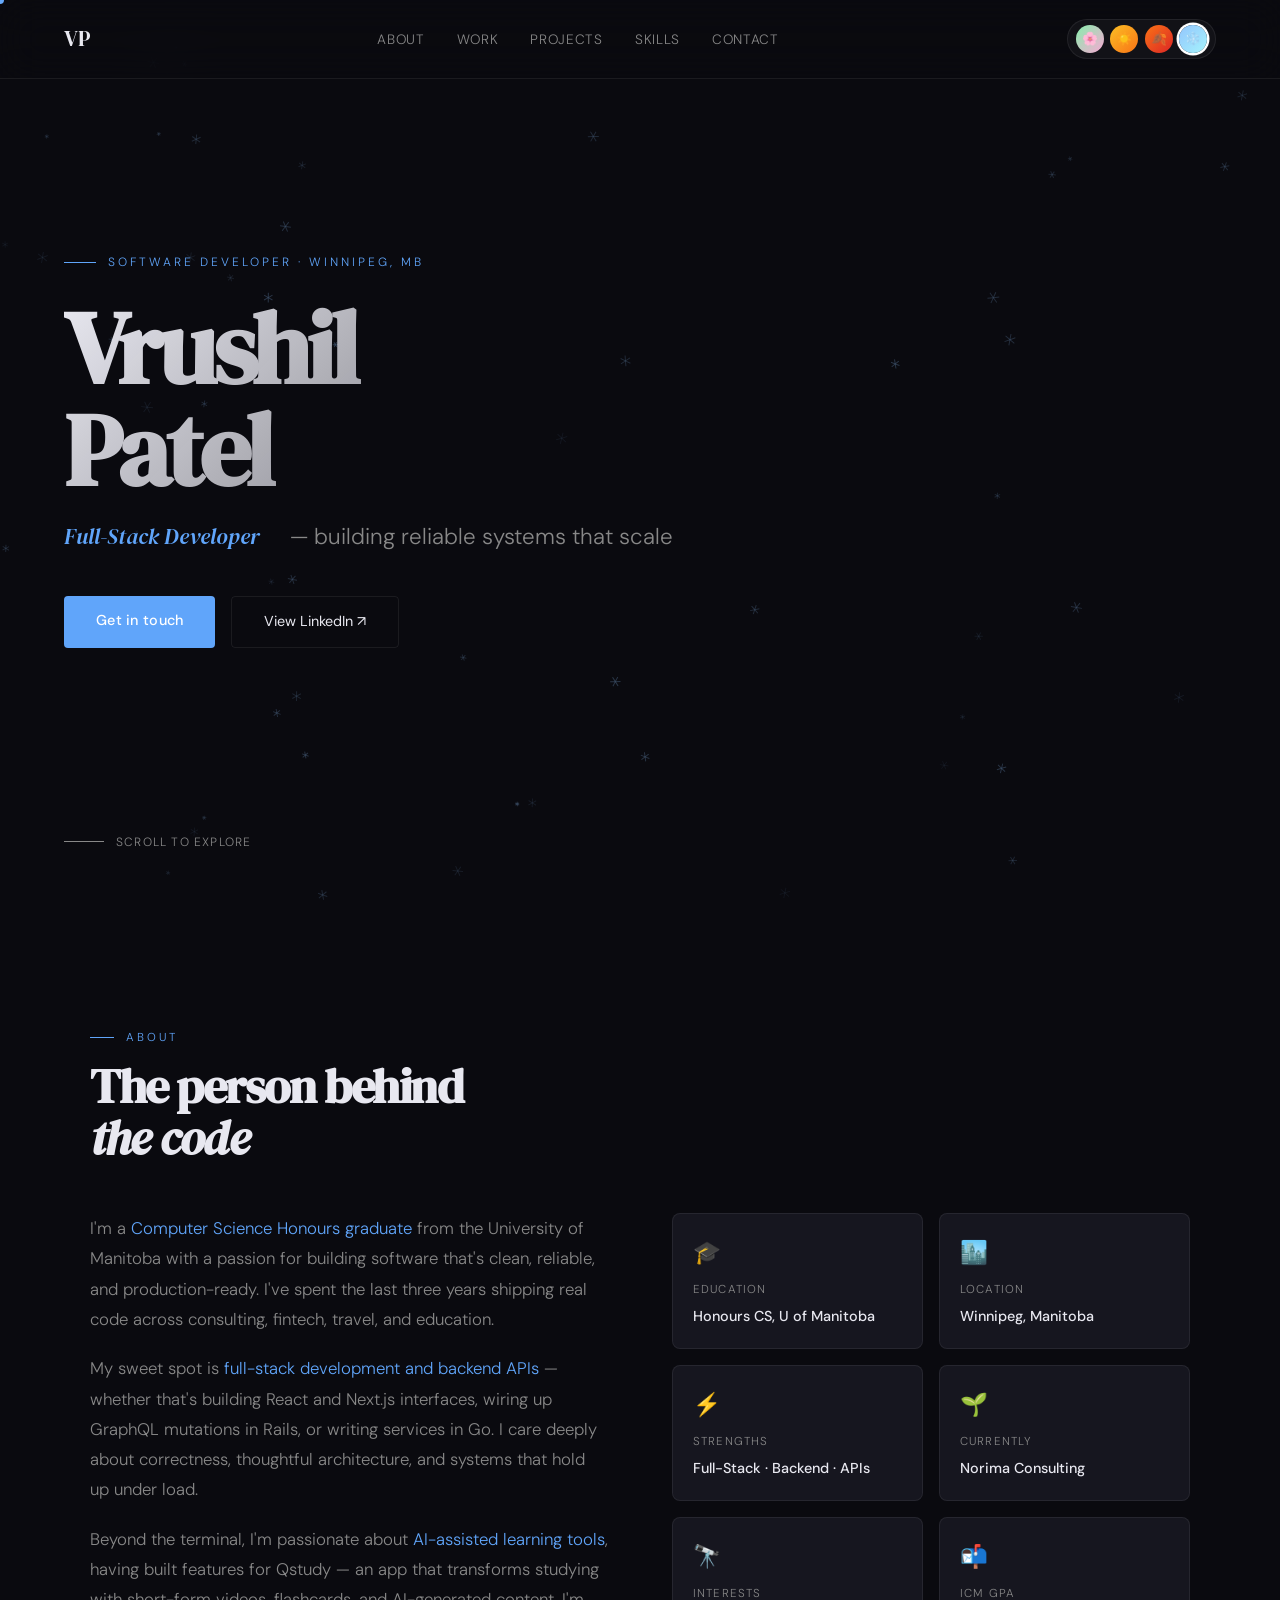
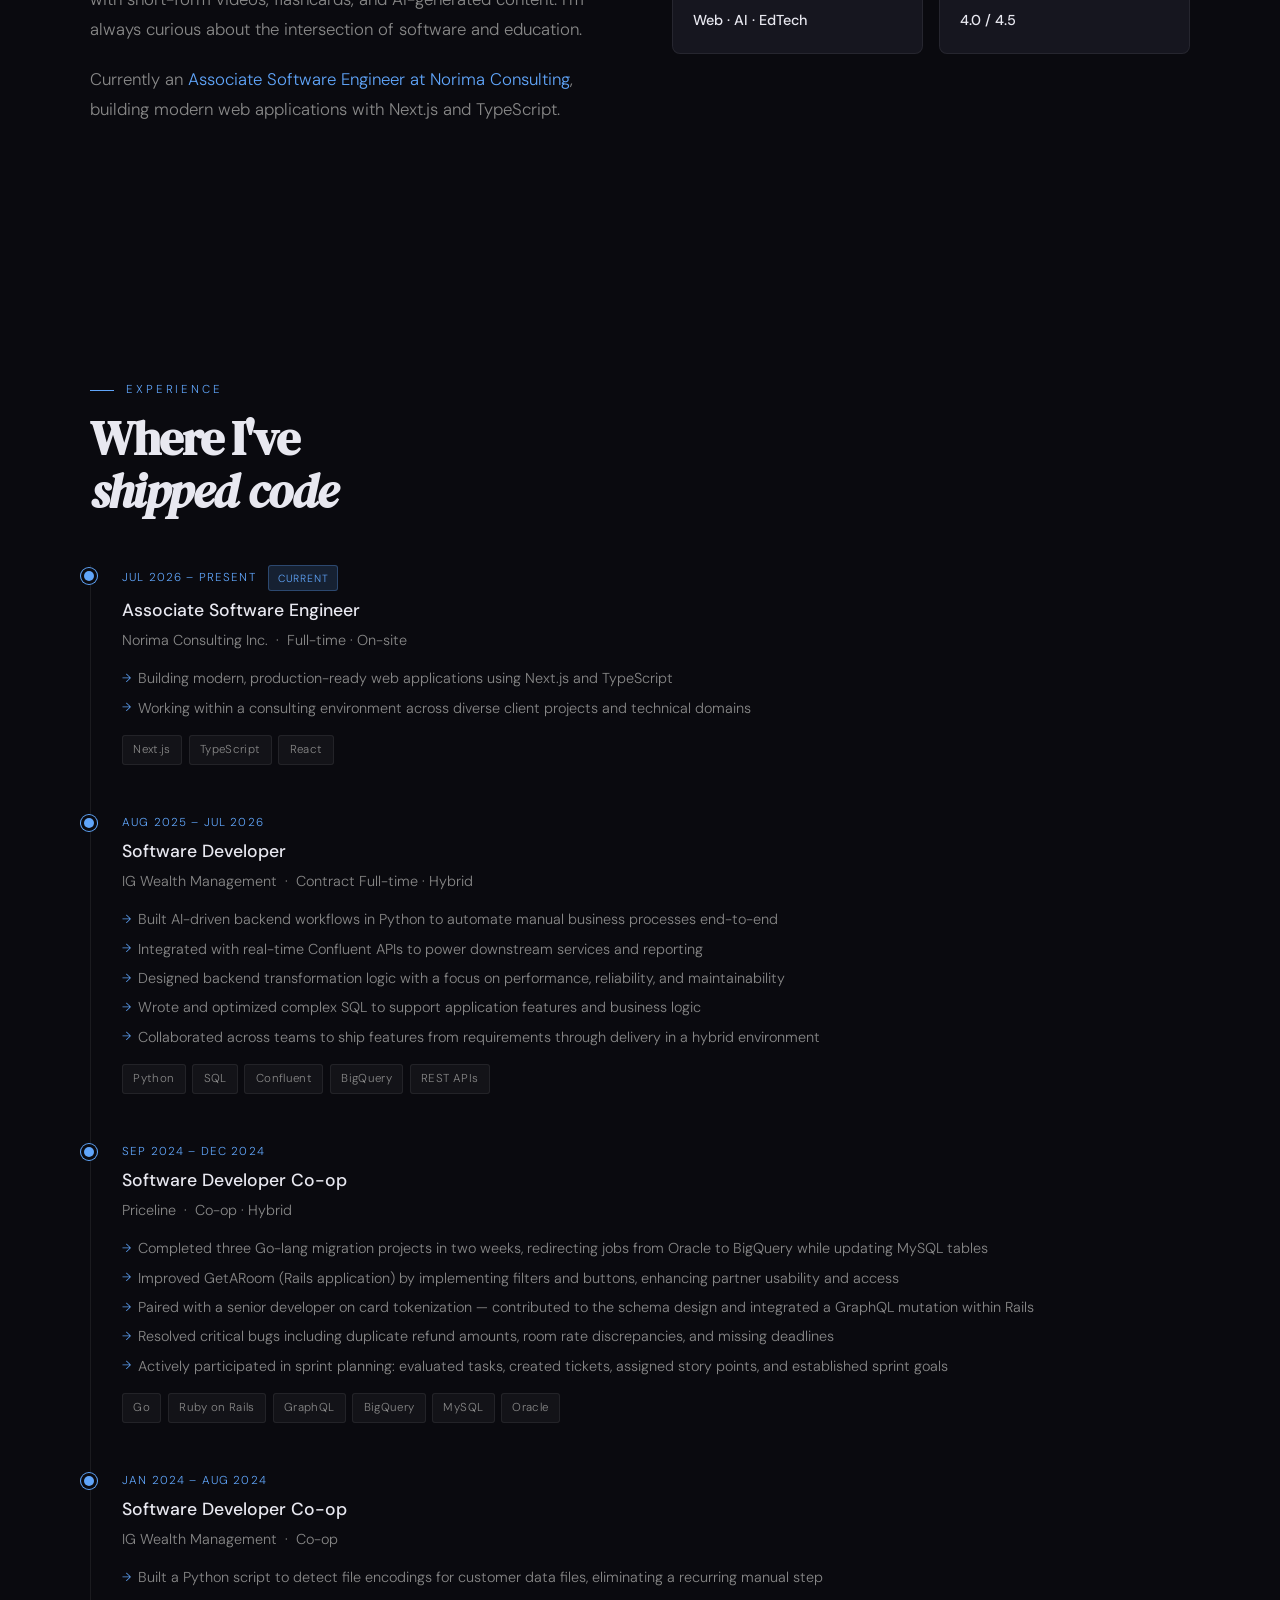
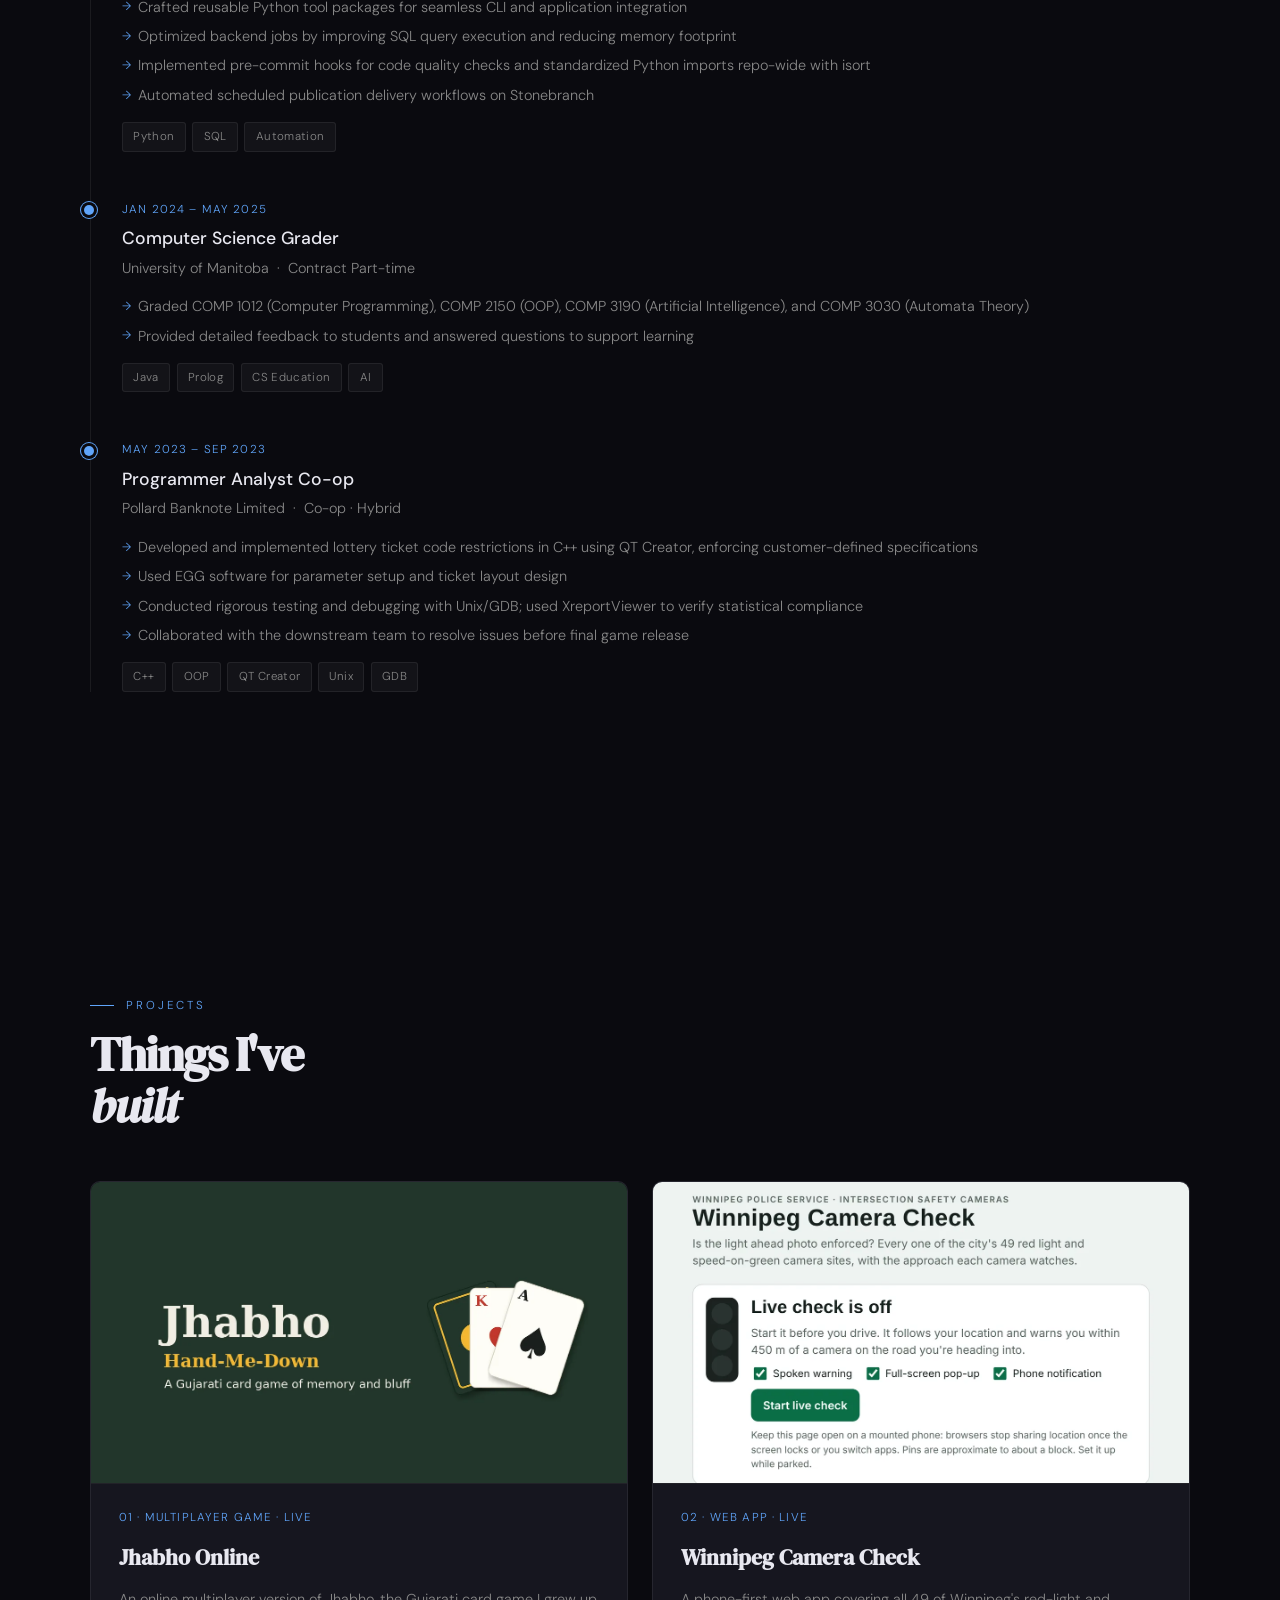
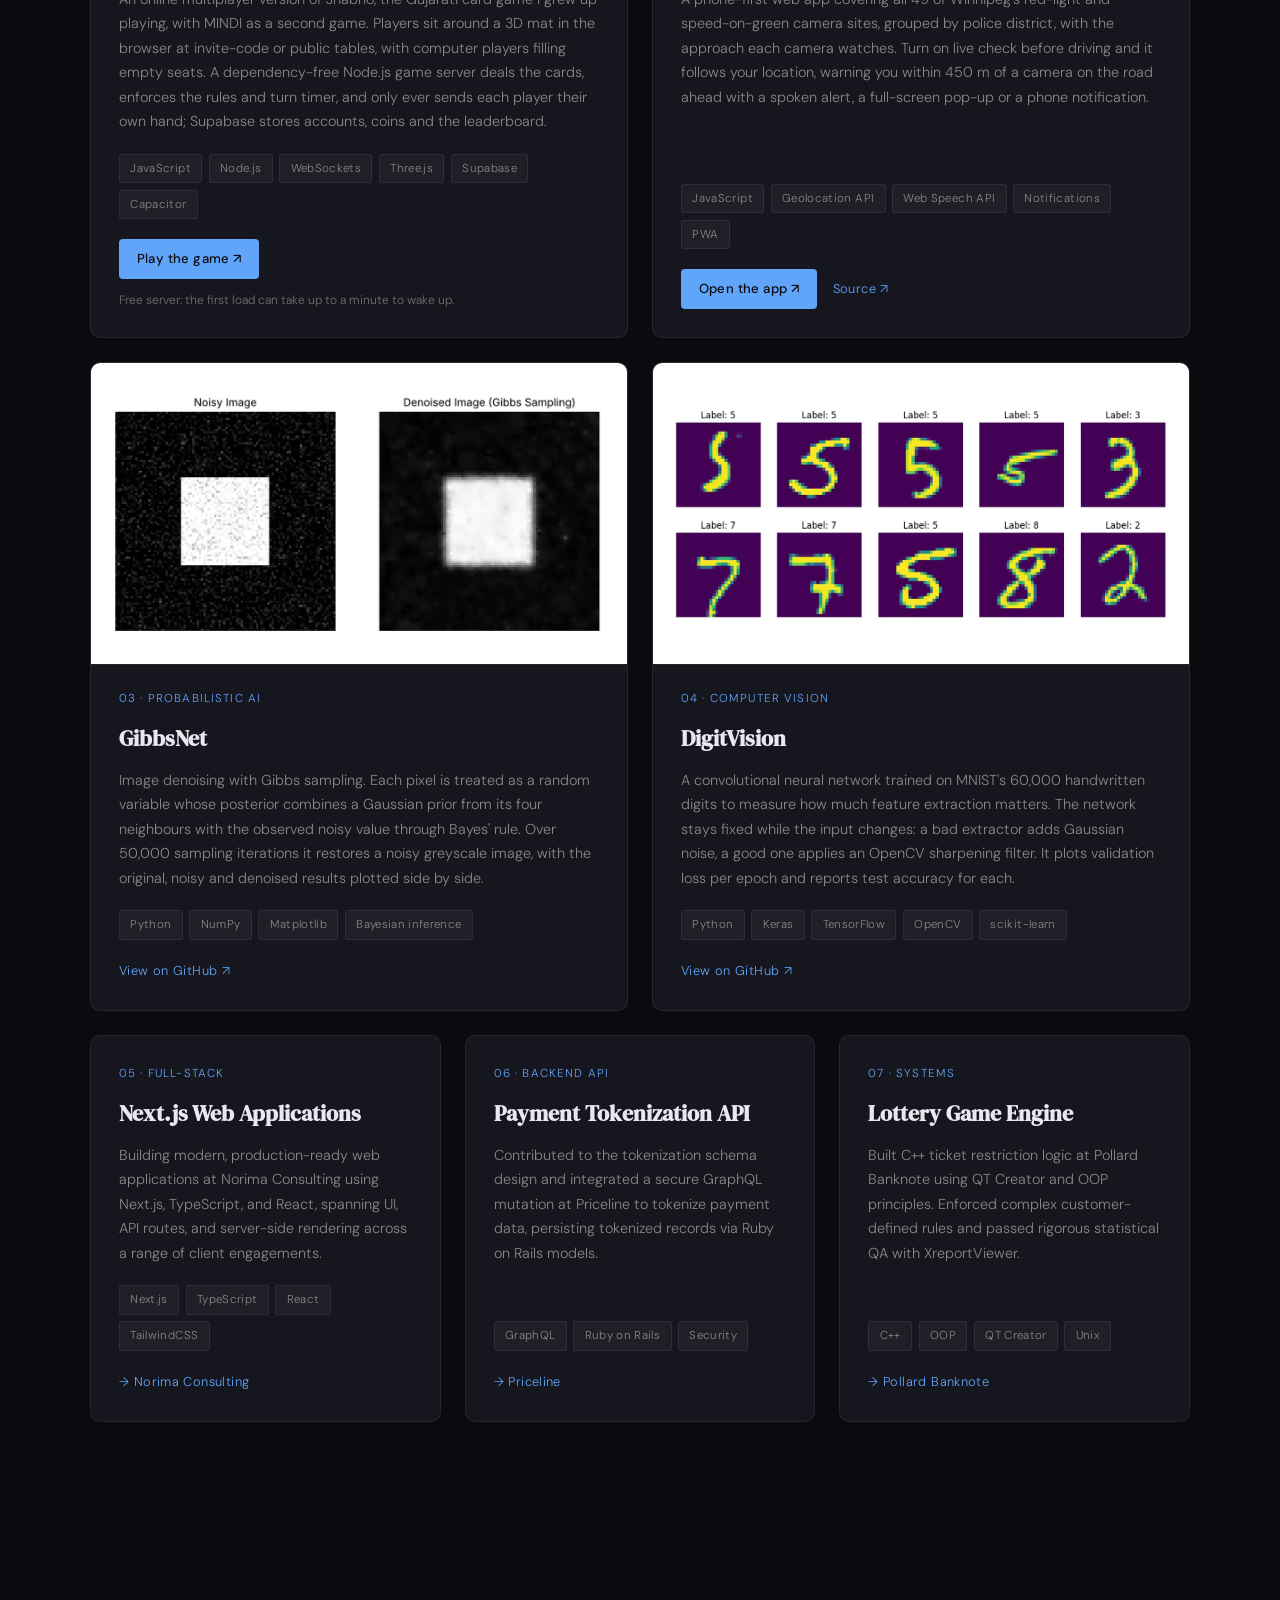
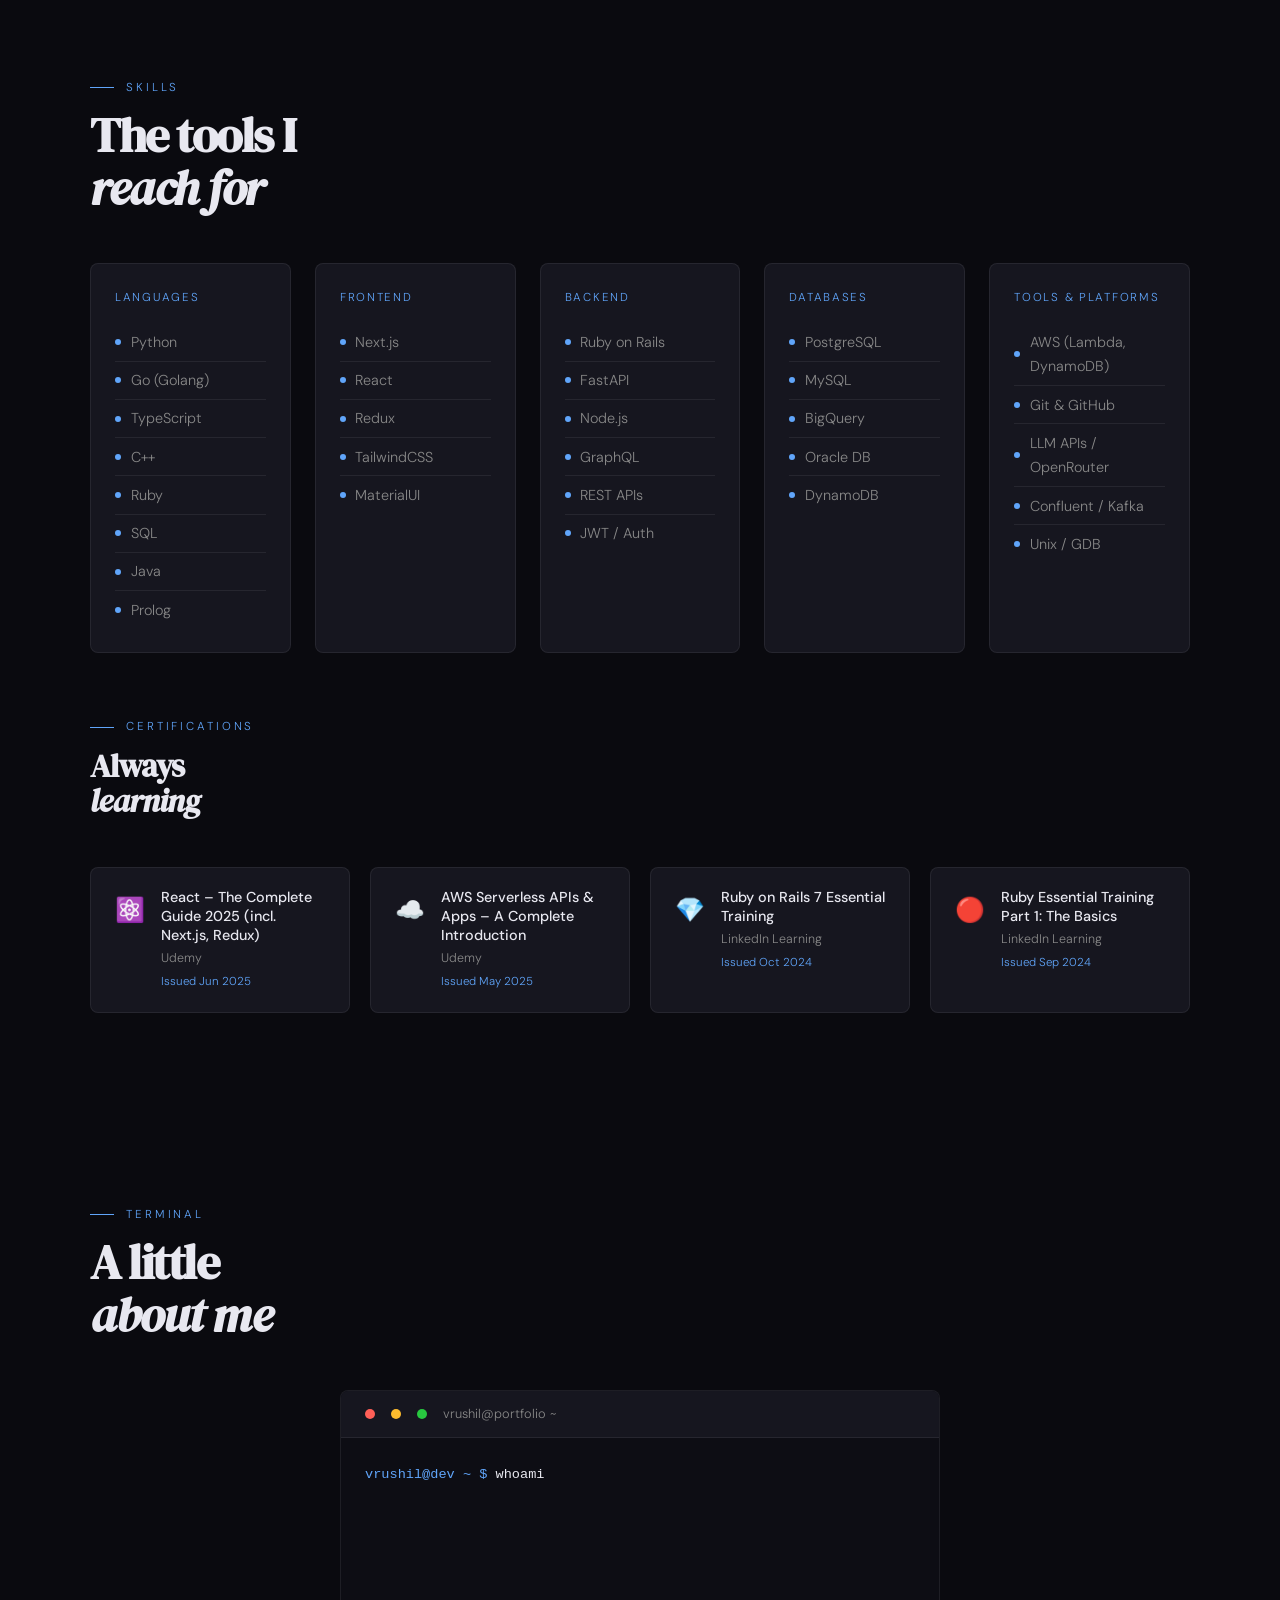
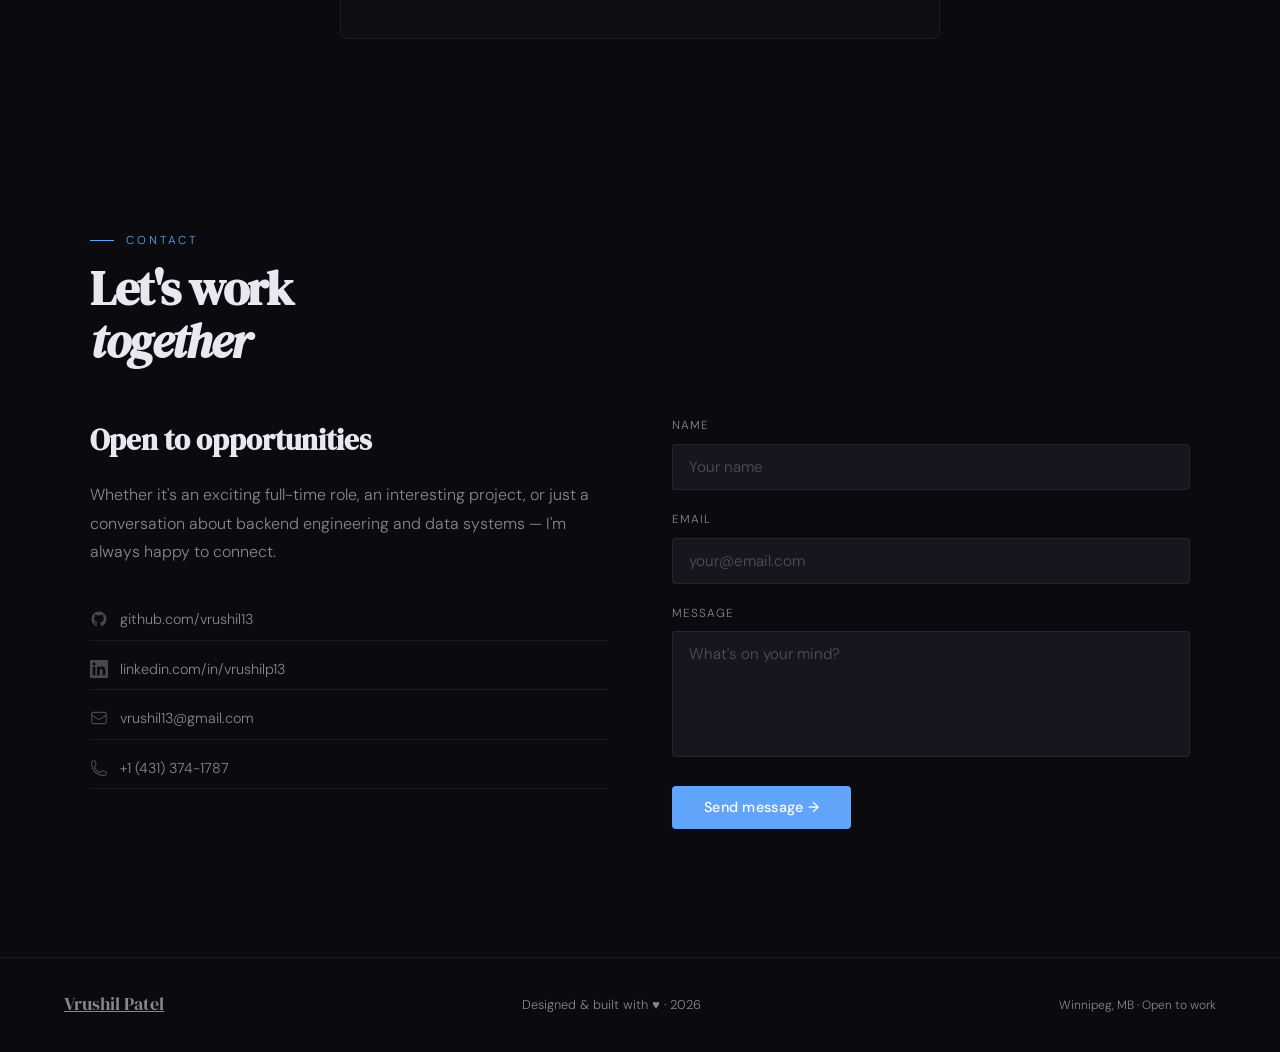
<file: index.html>
<!DOCTYPE html>
<html lang="en">
<head>
<meta charset="UTF-8">
<meta name="viewport" content="width=device-width, initial-scale=1.0">
<title>Vrushil Patel – Software Developer</title>
<meta name="description" content="Vrushil Patel — Full-Stack & Backend Software Developer. Honours CS graduate from University of Manitoba, currently at Norima Consulting.">
<meta property="og:title" content="Vrushil Patel – Software Developer">
<meta property="og:description" content="Full-stack & backend engineer at Norima Consulting. Experience at IG Wealth Management, Priceline, and more. Next.js, TypeScript, Go, Ruby on Rails, Python, GraphQL.">
<meta property="og:type" content="website">
<meta name="twitter:card" content="summary_large_image">
<link rel="canonical" href="https://vrushilpatel.dev">
<link rel="preconnect" href="https://fonts.googleapis.com">
<link href="https://fonts.googleapis.com/css2?family=DM+Serif+Display:ital@0;1&family=DM+Sans:ital,wght@0,300;0,400;0,500;0,600;1,300&display=swap" rel="stylesheet">
<link rel="stylesheet" href="style.css">
</head>
<body class="winter">

<div id="progress" role="progressbar" aria-label="Page scroll progress"></div>
<div id="cursor" aria-hidden="true"></div>
<canvas id="bg-canvas" aria-hidden="true"></canvas>
<div id="season-overlay" aria-hidden="true"></div>

<a href="#main-content" class="sr-only" style="position:absolute;left:-9999px;top:1rem;z-index:9999;padding:.5rem 1rem;background:var(--accent);color:#fff;border-radius:4px;text-decoration:none;font-family:'DM Sans',sans-serif">Skip to main content</a>

<nav role="navigation" aria-label="Main navigation">
  <a href="#hero" class="nav-logo" aria-label="Vrushil Patel - Home">VP</a>
  <ul class="nav-links" id="nav-menu" role="list">
    <li><a href="#about">About</a></li>
    <li><a href="#experience">Work</a></li>
    <li><a href="#projects">Projects</a></li>
    <li><a href="#skills">Skills</a></li>
    <li><a href="#contact">Contact</a></li>
  </ul>
  <div class="nav-right">
    <div class="season-toggle" role="group" aria-label="Season theme selector">
      <button class="s-btn s-spring" data-season="spring" aria-label="Spring theme" aria-pressed="false">🌸</button>
      <button class="s-btn s-summer" data-season="summer" aria-label="Summer theme" aria-pressed="false">☀️</button>
      <button class="s-btn s-autumn" data-season="autumn" aria-label="Autumn theme" aria-pressed="false">🍂</button>
      <button class="s-btn s-winter active" data-season="winter" aria-label="Winter theme" aria-pressed="true">❄️</button>
    </div>
    <button class="hamburger" id="hamburger" aria-label="Toggle navigation menu" aria-expanded="false" aria-controls="nav-menu">
      <span></span><span></span><span></span>
    </button>
  </div>
</nav>

<main id="main-content">

<!-- HERO -->
<section id="hero" aria-label="Hero section">
  <div class="hero-content">
    <div class="hero-eyebrow" aria-hidden="true">Software Developer · Winnipeg, MB</div>
    <h1 class="hero-name">Vrushil<br>Patel</h1>
    <p class="hero-title">
      <span class="type-cycle" id="type-cycle" aria-live="polite">Backend Engineer</span>
      &mdash; building reliable systems that scale
    </p>
    <div class="hero-btns">
      <a href="#contact" class="btn-primary">Get in touch</a>
      <a href="https://linkedin.com/in/vrushilp13" class="btn-ghost" target="_blank" rel="noopener noreferrer">View LinkedIn ↗</a>
    </div>
  </div>
  <div class="scroll-indicator" aria-hidden="true">
    <span class="scroll-line"></span>
    <span>Scroll to explore</span>
  </div>
</section>

<!-- ABOUT -->
<section id="about" aria-label="About me">
  <div class="container">
    <div class="section-label" aria-hidden="true">About</div>
    <h2 class="section-title reveal">The person behind<br><em style="font-style:italic;font-family:'DM Serif Display',serif">the code</em></h2>
    <div class="about-grid">
      <div class="about-bio reveal">
        <p>I'm a <em>Computer Science Honours graduate</em> from the University of Manitoba with a passion for building software that's clean, reliable, and production-ready. I've spent the last three years shipping real code across consulting, fintech, travel, and education.</p>
        <p>My sweet spot is <em>full-stack development and backend APIs</em> — whether that's building React and Next.js interfaces, wiring up GraphQL mutations in Rails, or writing services in Go. I care deeply about correctness, thoughtful architecture, and systems that hold up under load.</p>
        <p>Beyond the terminal, I'm passionate about <em>AI-assisted learning tools</em>, having built features for Qstudy — an app that transforms studying with short-form videos, flashcards, and AI-generated content. I'm always curious about the intersection of software and education.</p>
        <p>Currently an <em>Associate Software Engineer at Norima Consulting</em>, building modern web applications with Next.js and TypeScript.</p>
      </div>
      <div class="fact-cards reveal" role="list" aria-label="Quick facts">
        <div class="fact-card" role="listitem">
          <div class="fact-icon" aria-hidden="true">🎓</div>
          <div class="fact-title">Education</div>
          <div class="fact-value">Honours CS, U of Manitoba</div>
        </div>
        <div class="fact-card" role="listitem">
          <div class="fact-icon" aria-hidden="true">🏙️</div>
          <div class="fact-title">Location</div>
          <div class="fact-value">Winnipeg, Manitoba</div>
        </div>
        <div class="fact-card" role="listitem">
          <div class="fact-icon" aria-hidden="true">⚡</div>
          <div class="fact-title">Strengths</div>
          <div class="fact-value">Full-Stack · Backend · APIs</div>
        </div>
        <div class="fact-card" role="listitem">
          <div class="fact-icon" aria-hidden="true">🌱</div>
          <div class="fact-title">Currently</div>
          <div class="fact-value">Norima Consulting</div>
        </div>
        <div class="fact-card" role="listitem">
          <div class="fact-icon" aria-hidden="true">🔭</div>
          <div class="fact-title">Interests</div>
          <div class="fact-value">Web · AI · EdTech</div>
        </div>
        <div class="fact-card" role="listitem">
          <div class="fact-icon" aria-hidden="true">📬</div>
          <div class="fact-title">ICM GPA</div>
          <div class="fact-value">4.0 / 4.5</div>
        </div>
      </div>
    </div>
  </div>
</section>

<!-- EXPERIENCE -->
<section id="experience" aria-label="Work experience">
  <div class="container">
    <div class="section-label" aria-hidden="true">Experience</div>
    <h2 class="section-title reveal">Where I've<br><em style="font-style:italic;font-family:'DM Serif Display',serif">shipped code</em></h2>
    <div class="timeline" role="list" aria-label="Work history timeline">

      <!-- Norima -->
      <article class="tl-item" role="listitem">
        <div class="tl-dot" aria-hidden="true"></div>
        <div class="tl-period">Jul 2026 – Present <span class="current-badge">Current</span></div>
        <h3 class="tl-role">Associate Software Engineer</h3>
        <div class="tl-company">Norima Consulting Inc. &nbsp;·&nbsp; Full-time · On-site</div>
        <ul class="tl-bullets" aria-label="Responsibilities">
          <li>Building modern, production-ready web applications using Next.js and TypeScript</li>
          <li>Working within a consulting environment across diverse client projects and technical domains</li>
        </ul>
        <div class="tech-tags" aria-label="Technologies used">
          <span class="tag">Next.js</span><span class="tag">TypeScript</span><span class="tag">React</span>
        </div>
      </article>

      <!-- IG Wealth (full-time) -->
      <article class="tl-item" role="listitem">
        <div class="tl-dot" aria-hidden="true"></div>
        <div class="tl-period">Aug 2025 – Jul 2026</div>
        <h3 class="tl-role">Software Developer</h3>
        <div class="tl-company">IG Wealth Management &nbsp;·&nbsp; Contract Full-time · Hybrid</div>
        <ul class="tl-bullets" aria-label="Responsibilities">
          <li>Built AI-driven backend workflows in Python to automate manual business processes end-to-end</li>
          <li>Integrated with real-time Confluent APIs to power downstream services and reporting</li>
          <li>Designed backend transformation logic with a focus on performance, reliability, and maintainability</li>
          <li>Wrote and optimized complex SQL to support application features and business logic</li>
          <li>Collaborated across teams to ship features from requirements through delivery in a hybrid environment</li>
        </ul>
        <div class="tech-tags" aria-label="Technologies used">
          <span class="tag">Python</span><span class="tag">SQL</span><span class="tag">Confluent</span><span class="tag">BigQuery</span><span class="tag">REST APIs</span>
        </div>
      </article>

      <!-- Priceline -->
      <article class="tl-item" role="listitem">
        <div class="tl-dot" aria-hidden="true"></div>
        <div class="tl-period">Sep 2024 – Dec 2024</div>
        <h3 class="tl-role">Software Developer Co-op</h3>
        <div class="tl-company">Priceline &nbsp;·&nbsp; Co-op · Hybrid</div>
        <ul class="tl-bullets" aria-label="Responsibilities">
          <li>Completed three Go-lang migration projects in two weeks, redirecting jobs from Oracle to BigQuery while updating MySQL tables</li>
          <li>Improved GetARoom (Rails application) by implementing filters and buttons, enhancing partner usability and access</li>
          <li>Paired with a senior developer on card tokenization — contributed to the schema design and integrated a GraphQL mutation within Rails</li>
          <li>Resolved critical bugs including duplicate refund amounts, room rate discrepancies, and missing deadlines</li>
          <li>Actively participated in sprint planning: evaluated tasks, created tickets, assigned story points, and established sprint goals</li>
        </ul>
        <div class="tech-tags" aria-label="Technologies used">
          <span class="tag">Go</span><span class="tag">Ruby on Rails</span><span class="tag">GraphQL</span><span class="tag">BigQuery</span><span class="tag">MySQL</span><span class="tag">Oracle</span>
        </div>
      </article>

      <!-- IG Wealth co-op -->
      <article class="tl-item" role="listitem">
        <div class="tl-dot" aria-hidden="true"></div>
        <div class="tl-period">Jan 2024 – Aug 2024</div>
        <h3 class="tl-role">Software Developer Co-op</h3>
        <div class="tl-company">IG Wealth Management &nbsp;·&nbsp; Co-op</div>
        <ul class="tl-bullets" aria-label="Responsibilities">
          <li>Built a Python script to detect file encodings for customer data files, eliminating a recurring manual step</li>
          <li>Crafted reusable Python tool packages for seamless CLI and application integration</li>
          <li>Optimized backend jobs by improving SQL query execution and reducing memory footprint</li>
          <li>Implemented pre-commit hooks for code quality checks and standardized Python imports repo-wide with isort</li>
          <li>Automated scheduled publication delivery workflows on Stonebranch</li>
        </ul>
        <div class="tech-tags" aria-label="Technologies used">
          <span class="tag">Python</span><span class="tag">SQL</span><span class="tag">Automation</span>
        </div>
      </article>

      <!-- U of M Grader -->
      <article class="tl-item" role="listitem">
        <div class="tl-dot" aria-hidden="true"></div>
        <div class="tl-period">Jan 2024 – May 2025</div>
        <h3 class="tl-role">Computer Science Grader</h3>
        <div class="tl-company">University of Manitoba &nbsp;·&nbsp; Contract Part-time</div>
        <ul class="tl-bullets" aria-label="Responsibilities">
          <li>Graded COMP 1012 (Computer Programming), COMP 2150 (OOP), COMP 3190 (Artificial Intelligence), and COMP 3030 (Automata Theory)</li>
          <li>Provided detailed feedback to students and answered questions to support learning</li>
        </ul>
        <div class="tech-tags" aria-label="Technologies used">
          <span class="tag">Java</span><span class="tag">Prolog</span><span class="tag">CS Education</span><span class="tag">AI</span>
        </div>
      </article>

      <!-- Pollard Banknote -->
      <article class="tl-item" role="listitem">
        <div class="tl-dot" aria-hidden="true"></div>
        <div class="tl-period">May 2023 – Sep 2023</div>
        <h3 class="tl-role">Programmer Analyst Co-op</h3>
        <div class="tl-company">Pollard Banknote Limited &nbsp;·&nbsp; Co-op · Hybrid</div>
        <ul class="tl-bullets" aria-label="Responsibilities">
          <li>Developed and implemented lottery ticket code restrictions in C++ using QT Creator, enforcing customer-defined specifications</li>
          <li>Used EGG software for parameter setup and ticket layout design</li>
          <li>Conducted rigorous testing and debugging with Unix/GDB; used XreportViewer to verify statistical compliance</li>
          <li>Collaborated with the downstream team to resolve issues before final game release</li>
        </ul>
        <div class="tech-tags" aria-label="Technologies used">
          <span class="tag">C++</span><span class="tag">OOP</span><span class="tag">QT Creator</span><span class="tag">Unix</span><span class="tag">GDB</span>
        </div>
      </article>

    </div>
  </div>
</section>

<!-- PROJECTS -->
<section id="projects" aria-label="Projects">
  <div class="container">
    <div class="section-label" aria-hidden="true">Projects</div>
    <h2 class="section-title reveal">Things I've<br><em style="font-style:italic;font-family:'DM Serif Display',serif">built</em></h2>
    <div class="projects-grid projects-grid--media">

      <!-- Jhabho Online -->
      <article class="project-card project-card--media reveal">
        <div class="project-cover">
          <img src="assets/projects/jhabho.webp" width="1200" height="675" loading="lazy" decoding="async"
               alt="Jhabho: Hand-Me-Down, a Gujarati card game of memory and bluff">
        </div>
        <div class="project-num">01 · Multiplayer game · Live</div>
        <h3 class="project-name">Jhabho Online</h3>
        <p class="project-desc">An online multiplayer version of Jhabho, the Gujarati card game I grew up playing, with MINDI as a second game. Players sit around a 3D mat in the browser at invite-code or public tables, with computer players filling empty seats. A dependency-free Node.js game server deals the cards, enforces the rules and turn timer, and only ever sends each player their own hand; Supabase stores accounts, coins and the leaderboard.</p>
        <div class="tech-tags">
          <span class="tag">JavaScript</span><span class="tag">Node.js</span><span class="tag">WebSockets</span><span class="tag">Three.js</span><span class="tag">Supabase</span><span class="tag">Capacitor</span>
        </div>
        <div class="project-links">
          <a href="https://jhabho.onrender.com" class="project-link project-link--primary" target="_blank" rel="noopener noreferrer">Play the game ↗</a>
        </div>
        <p class="project-note">Free server: the first load can take up to a minute to wake up.</p>
      </article>

      <!-- Winnipeg Camera Check -->
      <article class="project-card project-card--media reveal">
        <div class="project-cover">
          <img src="assets/projects/camera-check.webp" width="1200" height="675" loading="lazy" decoding="async"
               alt="Winnipeg Camera Check: the live check panel with spoken warning, pop-up and phone notification options">
        </div>
        <div class="project-num">02 · Web app · Live</div>
        <h3 class="project-name">Winnipeg Camera Check</h3>
        <p class="project-desc">A phone-first web app covering all 49 of Winnipeg's red-light and speed-on-green camera sites, grouped by police district, with the approach each camera watches. Turn on live check before driving and it follows your location, warning you within 450 m of a camera on the road ahead with a spoken alert, a full-screen pop-up or a phone notification.</p>
        <div class="tech-tags">
          <span class="tag">JavaScript</span><span class="tag">Geolocation API</span><span class="tag">Web Speech API</span><span class="tag">Notifications</span><span class="tag">PWA</span>
        </div>
        <div class="project-links">
          <a href="camera-check/" class="project-link project-link--primary" target="_blank" rel="noopener">Open the app ↗</a>
          <a href="https://github.com/vrushil13/vrushil13.github.io/tree/main/camera-check" class="project-link" target="_blank" rel="noopener noreferrer">Source ↗</a>
        </div>
      </article>

      <!-- GibbsNet -->
      <article class="project-card project-card--media reveal">
        <div class="project-cover">
          <img src="assets/projects/gibbsnet.webp" width="1200" height="675" loading="lazy" decoding="async"
               alt="GibbsNet output: a noisy greyscale image beside the denoised result">
        </div>
        <div class="project-num">03 · Probabilistic AI</div>
        <h3 class="project-name">GibbsNet</h3>
        <p class="project-desc">Image denoising with Gibbs sampling. Each pixel is treated as a random variable whose posterior combines a Gaussian prior from its four neighbours with the observed noisy value through Bayes' rule. Over 50,000 sampling iterations it restores a noisy greyscale image, with the original, noisy and denoised results plotted side by side.</p>
        <div class="tech-tags">
          <span class="tag">Python</span><span class="tag">NumPy</span><span class="tag">Matplotlib</span><span class="tag">Bayesian inference</span>
        </div>
        <div class="project-links">
          <a href="https://github.com/vrushil13/GibbsNet" class="project-link" target="_blank" rel="noopener noreferrer">View on GitHub ↗</a>
        </div>
      </article>

      <!-- DigitVision -->
      <article class="project-card project-card--media reveal">
        <div class="project-cover">
          <img src="assets/projects/digitvision.webp" width="1200" height="675" loading="lazy" decoding="async"
               alt="Ten random MNIST training digits with their labels, plotted by DigitVision">
        </div>
        <div class="project-num">04 · Computer vision</div>
        <h3 class="project-name">DigitVision</h3>
        <p class="project-desc">A convolutional neural network trained on MNIST's 60,000 handwritten digits to measure how much feature extraction matters. The network stays fixed while the input changes: a bad extractor adds Gaussian noise, a good one applies an OpenCV sharpening filter. It plots validation loss per epoch and reports test accuracy for each.</p>
        <div class="tech-tags">
          <span class="tag">Python</span><span class="tag">Keras</span><span class="tag">TensorFlow</span><span class="tag">OpenCV</span><span class="tag">scikit-learn</span>
        </div>
        <div class="project-links">
          <a href="https://github.com/vrushil13/DigitVision" class="project-link" target="_blank" rel="noopener noreferrer">View on GitHub ↗</a>
        </div>
      </article>

    </div>

    <div class="projects-grid">
      <!-- Next.js work at Norima -->
      <article class="project-card reveal">
        <div class="project-num">05 · Full-stack</div>
        <h3 class="project-name">Next.js Web Applications</h3>
        <p class="project-desc">Building modern, production-ready web applications at Norima Consulting using Next.js, TypeScript, and React, spanning UI, API routes, and server-side rendering across a range of client engagements.</p>
        <div class="tech-tags">
          <span class="tag">Next.js</span><span class="tag">TypeScript</span><span class="tag">React</span><span class="tag">TailwindCSS</span>
        </div>
        <div class="project-links">
          <a href="#experience" class="project-link">→ Norima Consulting</a>
        </div>
      </article>

      <!-- Payment tokenization at Priceline -->
      <article class="project-card reveal">
        <div class="project-num">06 · Backend API</div>
        <h3 class="project-name">Payment Tokenization API</h3>
        <p class="project-desc">Contributed to the tokenization schema design and integrated a secure GraphQL mutation at Priceline to tokenize payment data, persisting tokenized records via Ruby on Rails models.</p>
        <div class="tech-tags">
          <span class="tag">GraphQL</span><span class="tag">Ruby on Rails</span><span class="tag">Security</span>
        </div>
        <div class="project-links">
          <a href="#experience" class="project-link">→ Priceline</a>
        </div>
      </article>

      <!-- Lottery logic at Pollard Banknote -->
      <article class="project-card reveal">
        <div class="project-num">07 · Systems</div>
        <h3 class="project-name">Lottery Game Engine</h3>
        <p class="project-desc">Built C++ ticket restriction logic at Pollard Banknote using QT Creator and OOP principles. Enforced complex customer-defined rules and passed rigorous statistical QA with XreportViewer.</p>
        <div class="tech-tags">
          <span class="tag">C++</span><span class="tag">OOP</span><span class="tag">QT Creator</span><span class="tag">Unix</span>
        </div>
        <div class="project-links">
          <a href="#experience" class="project-link">→ Pollard Banknote</a>
        </div>
      </article>

    </div>
  </div>
</section>

<!-- SKILLS -->
<section id="skills" aria-label="Technical skills">
  <div class="container">
    <div class="section-label" aria-hidden="true">Skills</div>
    <h2 class="section-title reveal">The tools I<br><em style="font-style:italic;font-family:'DM Serif Display',serif">reach for</em></h2>
    <div class="skills-grid reveal">
      <div class="skill-group" role="list" aria-label="Languages">
        <div class="skill-group-title">Languages</div>
        <div class="skill-item" role="listitem"><span class="skill-dot"></span>Python</div>
        <div class="skill-item" role="listitem"><span class="skill-dot"></span>Go (Golang)</div>
        <div class="skill-item" role="listitem"><span class="skill-dot"></span>TypeScript</div>
        <div class="skill-item" role="listitem"><span class="skill-dot"></span>C++</div>
        <div class="skill-item" role="listitem"><span class="skill-dot"></span>Ruby</div>
        <div class="skill-item" role="listitem"><span class="skill-dot"></span>SQL</div>
        <div class="skill-item" role="listitem"><span class="skill-dot"></span>Java</div>
        <div class="skill-item" role="listitem"><span class="skill-dot"></span>Prolog</div>
      </div>
      <div class="skill-group" role="list" aria-label="Frontend">
        <div class="skill-group-title">Frontend</div>
        <div class="skill-item" role="listitem"><span class="skill-dot"></span>Next.js</div>
        <div class="skill-item" role="listitem"><span class="skill-dot"></span>React</div>
        <div class="skill-item" role="listitem"><span class="skill-dot"></span>Redux</div>
        <div class="skill-item" role="listitem"><span class="skill-dot"></span>TailwindCSS</div>
        <div class="skill-item" role="listitem"><span class="skill-dot"></span>MaterialUI</div>
      </div>
      <div class="skill-group" role="list" aria-label="Backend">
        <div class="skill-group-title">Backend</div>
        <div class="skill-item" role="listitem"><span class="skill-dot"></span>Ruby on Rails</div>
        <div class="skill-item" role="listitem"><span class="skill-dot"></span>FastAPI</div>
        <div class="skill-item" role="listitem"><span class="skill-dot"></span>Node.js</div>
        <div class="skill-item" role="listitem"><span class="skill-dot"></span>GraphQL</div>
        <div class="skill-item" role="listitem"><span class="skill-dot"></span>REST APIs</div>
        <div class="skill-item" role="listitem"><span class="skill-dot"></span>JWT / Auth</div>
      </div>
      <div class="skill-group" role="list" aria-label="Databases">
        <div class="skill-group-title">Databases</div>
        <div class="skill-item" role="listitem"><span class="skill-dot"></span>PostgreSQL</div>
        <div class="skill-item" role="listitem"><span class="skill-dot"></span>MySQL</div>
        <div class="skill-item" role="listitem"><span class="skill-dot"></span>BigQuery</div>
        <div class="skill-item" role="listitem"><span class="skill-dot"></span>Oracle DB</div>
        <div class="skill-item" role="listitem"><span class="skill-dot"></span>DynamoDB</div>
      </div>
      <div class="skill-group" role="list" aria-label="Tools">
        <div class="skill-group-title">Tools & Platforms</div>
        <div class="skill-item" role="listitem"><span class="skill-dot"></span>AWS (Lambda, DynamoDB)</div>
        <div class="skill-item" role="listitem"><span class="skill-dot"></span>Git &amp; GitHub</div>
        <div class="skill-item" role="listitem"><span class="skill-dot"></span>LLM APIs / OpenRouter</div>
        <div class="skill-item" role="listitem"><span class="skill-dot"></span>Confluent / Kafka</div>
        <div class="skill-item" role="listitem"><span class="skill-dot"></span>Unix / GDB</div>
      </div>
    </div>

    <!-- CERTIFICATIONS -->
    <div style="margin-top:4rem">
      <div class="section-label" aria-hidden="true">Certifications</div>
      <h3 class="section-title reveal" style="font-size:clamp(1.5rem,3vw,2rem);margin-bottom:1.5rem">Always<br><em style="font-style:italic;font-family:'DM Serif Display',serif">learning</em></h3>
      <div class="certs-grid reveal">
        <div class="cert-card">
          <div class="cert-icon">⚛️</div>
          <div class="cert-body">
            <div class="cert-name">React – The Complete Guide 2025 (incl. Next.js, Redux)</div>
            <div class="cert-issuer">Udemy</div>
            <div class="cert-date">Issued Jun 2025</div>
          </div>
        </div>
        <div class="cert-card">
          <div class="cert-icon">☁️</div>
          <div class="cert-body">
            <div class="cert-name">AWS Serverless APIs & Apps – A Complete Introduction</div>
            <div class="cert-issuer">Udemy</div>
            <div class="cert-date">Issued May 2025</div>
          </div>
        </div>
        <div class="cert-card">
          <div class="cert-icon">💎</div>
          <div class="cert-body">
            <div class="cert-name">Ruby on Rails 7 Essential Training</div>
            <div class="cert-issuer">LinkedIn Learning</div>
            <div class="cert-date">Issued Oct 2024</div>
          </div>
        </div>
        <div class="cert-card">
          <div class="cert-icon">🔴</div>
          <div class="cert-body">
            <div class="cert-name">Ruby Essential Training Part 1: The Basics</div>
            <div class="cert-issuer">LinkedIn Learning</div>
            <div class="cert-date">Issued Sep 2024</div>
          </div>
        </div>
      </div>
    </div>
  </div>
</section>

<!-- TERMINAL -->
<section aria-label="Interactive terminal" style="padding:4rem 4rem">
  <div class="container">
    <div class="section-label" aria-hidden="true">Terminal</div>
    <h2 class="section-title reveal">A little<br><em style="font-style:italic;font-family:'DM Serif Display',serif">about me</em></h2>
    <div class="terminal reveal" role="region" aria-label="Terminal showing personal info">
      <div class="terminal-header" aria-hidden="true">
        <span class="t-dot t-red"></span>
        <span class="t-dot t-yellow"></span>
        <span class="t-dot t-green"></span>
        <span>vrushil@portfolio ~ </span>
      </div>
      <div class="terminal-body" id="terminal-body" aria-live="polite"></div>
    </div>
  </div>
</section>

<!-- CONTACT -->
<section id="contact" aria-label="Contact">
  <div class="container">
    <div class="section-label" aria-hidden="true">Contact</div>
    <h2 class="section-title reveal">Let's work<br><em style="font-style:italic;font-family:'DM Serif Display',serif">together</em></h2>
    <div class="contact-grid">
      <div class="contact-info reveal">
        <h3>Open to opportunities</h3>
        <p>Whether it's an exciting full-time role, an interesting project, or just a conversation about backend engineering and data systems — I'm always happy to connect.</p>
        <div class="social-links">
          <a href="https://github.com/vrushil13" class="social-link" target="_blank" rel="noopener noreferrer" aria-label="GitHub profile">
            <svg class="social-icon" viewBox="0 0 24 24" fill="currentColor" aria-hidden="true"><path d="M12 2C6.477 2 2 6.484 2 12.017c0 4.425 2.865 8.18 6.839 9.504.5.092.682-.217.682-.483 0-.237-.008-.868-.013-1.703-2.782.605-3.369-1.343-3.369-1.343-.454-1.158-1.11-1.466-1.11-1.466-.908-.62.069-.608.069-.608 1.003.07 1.531 1.032 1.531 1.032.892 1.53 2.341 1.088 2.91.832.092-.647.35-1.088.636-1.338-2.22-.253-4.555-1.113-4.555-4.951 0-1.093.39-1.988 1.029-2.688-.103-.253-.446-1.272.098-2.65 0 0 .84-.27 2.75 1.026A9.564 9.564 0 0112 6.844c.85.004 1.705.115 2.504.337 1.909-1.296 2.747-1.027 2.747-1.027.546 1.379.202 2.398.1 2.651.64.7 1.028 1.595 1.028 2.688 0 3.848-2.339 4.695-4.566 4.943.359.309.678.92.678 1.855 0 1.338-.012 2.419-.012 2.747 0 .268.18.58.688.482A10.019 10.019 0 0022 12.017C22 6.484 17.522 2 12 2z"/></svg>
            github.com/vrushil13
          </a>
          <a href="https://linkedin.com/in/vrushilp13" class="social-link" target="_blank" rel="noopener noreferrer" aria-label="LinkedIn profile">
            <svg class="social-icon" viewBox="0 0 24 24" fill="currentColor" aria-hidden="true"><path d="M20.447 20.452h-3.554v-5.569c0-1.328-.027-3.037-1.852-3.037-1.853 0-2.136 1.445-2.136 2.939v5.667H9.351V9h3.414v1.561h.046c.477-.9 1.637-1.85 3.37-1.85 3.601 0 4.267 2.37 4.267 5.455v6.286zM5.337 7.433a2.062 2.062 0 01-2.063-2.065 2.064 2.064 0 112.063 2.065zm1.782 13.019H3.555V9h3.564v11.452zM22.225 0H1.771C.792 0 0 .774 0 1.729v20.542C0 23.227.792 24 1.771 24h20.451C23.2 24 24 23.227 24 22.271V1.729C24 .774 23.2 0 22.222 0h.003z"/></svg>
            linkedin.com/in/vrushilp13
          </a>
          <a href="mailto:vrushil13@gmail.com" class="social-link" aria-label="Send email">
            <svg class="social-icon" viewBox="0 0 24 24" fill="none" stroke="currentColor" stroke-width="1.5" aria-hidden="true"><path stroke-linecap="round" stroke-linejoin="round" d="M21.75 6.75v10.5a2.25 2.25 0 01-2.25 2.25h-15a2.25 2.25 0 01-2.25-2.25V6.75m19.5 0A2.25 2.25 0 0019.5 4.5h-15a2.25 2.25 0 00-2.25 2.25m19.5 0v.243a2.25 2.25 0 01-1.07 1.916l-7.5 4.615a2.25 2.25 0 01-2.36 0L3.32 8.91a2.25 2.25 0 01-1.07-1.916V6.75"/></svg>
            vrushil13@gmail.com
          </a>
          <a href="tel:+14313741787" class="social-link" aria-label="Phone number">
            <svg class="social-icon" viewBox="0 0 24 24" fill="none" stroke="currentColor" stroke-width="1.5" aria-hidden="true"><path stroke-linecap="round" stroke-linejoin="round" d="M2.25 6.75c0 8.284 6.716 15 15 15h2.25a2.25 2.25 0 002.25-2.25v-1.372c0-.516-.351-.966-.852-1.091l-4.423-1.106c-.44-.11-.902.055-1.173.417l-.97 1.293c-.282.376-.769.542-1.21.38a12.035 12.035 0 01-7.143-7.143c-.162-.441.004-.928.38-1.21l1.293-.97c.363-.271.527-.734.417-1.173L6.963 3.102a1.125 1.125 0 00-1.091-.852H4.5A2.25 2.25 0 002.25 4.5v2.25z"/></svg>
            +1 (431) 374-1787
          </a>
        </div>
      </div>
      <div class="reveal">
        <form id="contact-form" novalidate aria-label="Contact form">
          <div class="form-group">
            <label for="name">Name</label>
            <input type="text" id="name" name="name" placeholder="Your name" autocomplete="name" required aria-required="true">
          </div>
          <div class="form-group">
            <label for="email">Email</label>
            <input type="email" id="email" name="email" placeholder="your@email.com" autocomplete="email" required aria-required="true">
          </div>
          <div class="form-group">
            <label for="message">Message</label>
            <textarea id="message" name="message" rows="5" placeholder="What's on your mind?" required aria-required="true"></textarea>
          </div>
          <input type="text" id="hp" name="_gotcha" style="display:none;position:absolute;left:-9999px" tabindex="-1" aria-hidden="true" autocomplete="off">
          <button type="button" class="btn-primary" id="send-btn" onclick="handleContact()">Send message →</button>
          <div class="form-status" id="form-status" role="alert" aria-live="polite"></div>
        </form>
      </div>
    </div>
  </div>
</section>

</main>

<footer role="contentinfo">
  <a href="#hero" class="footer-logo" aria-label="Back to top">Vrushil Patel</a>
  <p>Designed &amp; built with ♥ · <span id="year"></span></p>
  <p style="font-size:.75rem;color:var(--muted)">Winnipeg, MB · Open to work</p>
</footer>

<script src="script.js"></script>
</body>
</html>
</file>
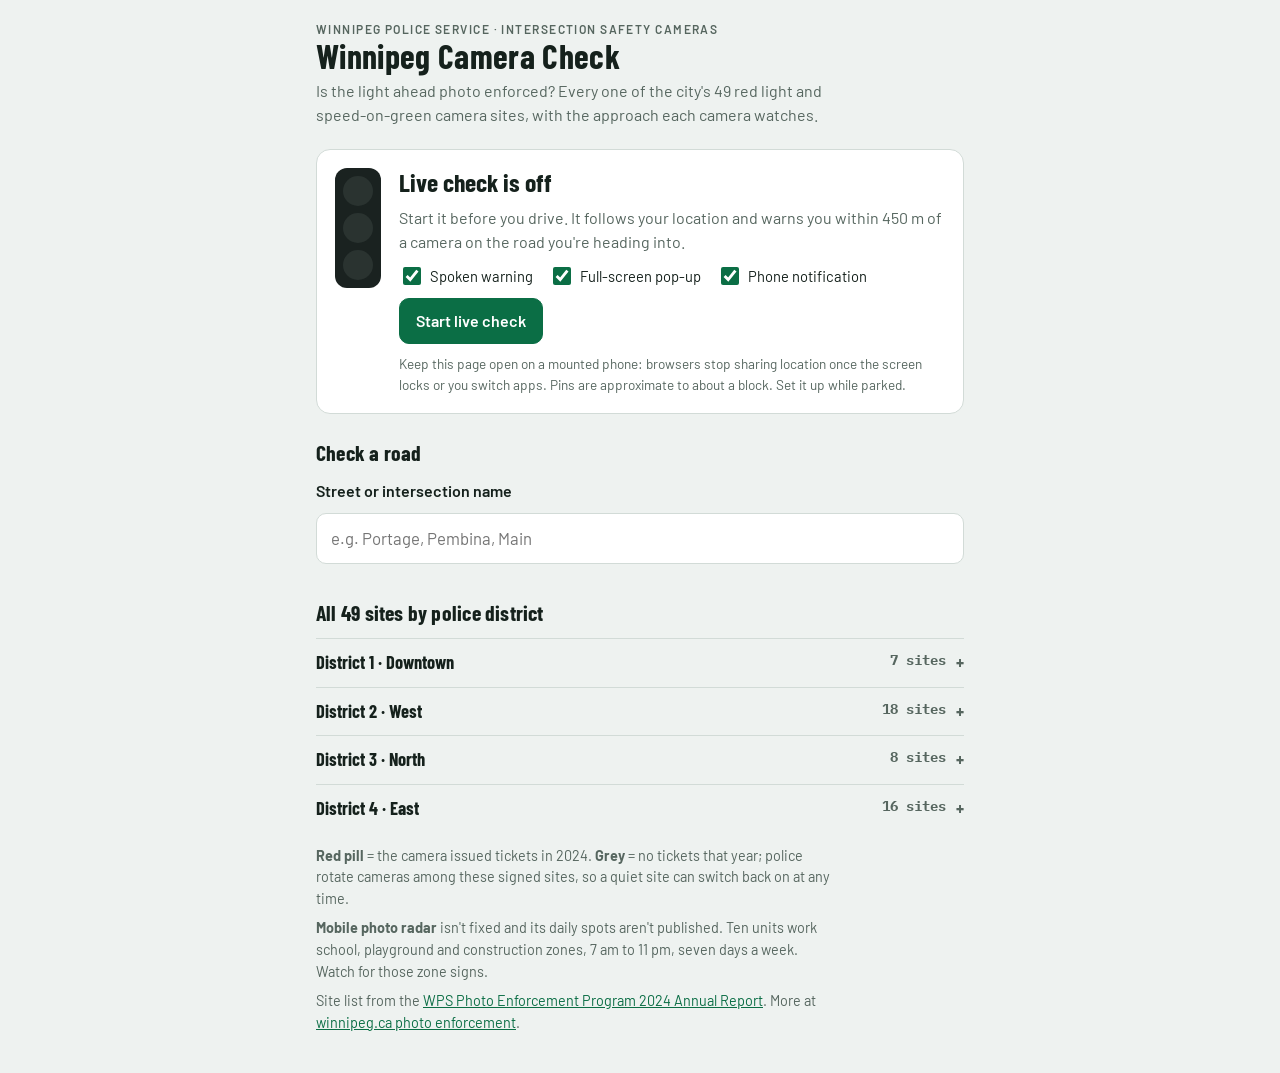
<file: camera-check/index.html>
<!doctype html>
<html lang="en">
<head>
<meta charset="utf-8">
<meta name="viewport" content="width=device-width, initial-scale=1, viewport-fit=cover">
<meta name="theme-color" content="#0b6e45">
<meta name="apple-mobile-web-app-capable" content="yes">
<meta name="mobile-web-app-capable" content="yes">
<meta name="apple-mobile-web-app-title" content="Cam Check">
<meta name="apple-mobile-web-app-status-bar-style" content="black-translucent">
<link rel="manifest" href="manifest.webmanifest">
<link rel="apple-touch-icon" href="apple-touch-icon.png">
<link rel="icon" type="image/png" href="icon-192.png">
<style>:root{color-scheme:light;padding-top:env(safe-area-inset-top,0px);padding-bottom:env(safe-area-inset-bottom,0px)}body{margin:0;font:14px system-ui,sans-serif}img{max-width:100%}[hidden]{display:none!important}</style>
</head>
<body>
<title>Winnipeg Camera Check</title>
<meta name="claude:viewport-fit-sides" content="cover">
<link rel="preconnect" href="https://fonts.googleapis.com">
<link rel="preconnect" href="https://fonts.gstatic.com" crossorigin>
<link rel="stylesheet" href="https://fonts.googleapis.com/css2?family=Barlow+Condensed:wght@600;700&family=Barlow:wght@400;500;600&family=IBM+Plex+Mono:wght@500&display=swap">
<style>
/* Layout: one phone-width column — a signal-head status panel on top, road search, then the full site list by police district. */
:root {
  --bg: #eef2f0;
  --surface: #ffffff;
  --sunk: #e3e9e6;
  --fg: #15211c;
  --muted: #56665f;
  --line: #d2dbd7;
  --accent: #0b6e45;
  --accent-ink: #ffffff;
  --stop: #c3262d;
  --stop-soft: #fbe4e4;
  --caution: #b46f00;
  --caution-soft: #fdf0d9;
  --go: #13804f;
  --go-soft: #ddf2e7;
  --lamp-off: #2a3330;
  --housing: #1a2220;
  --alert-bg: #c3262d;
  --alert-fg: #ffffff;
  --f-display: "Barlow Condensed", "Arial Narrow", "Roboto Condensed", sans-serif;
  --f-body: "Barlow", "Segoe UI", system-ui, -apple-system, sans-serif;
  --f-data: "IBM Plex Mono", ui-monospace, "SF Mono", Menlo, monospace;
}
@media (prefers-color-scheme: dark) {
  :root:not([data-theme="light"]) {
    --bg: #0c1210; --surface: #141c19; --sunk: #1b2521; --fg: #e5eeea; --muted: #94a59d; --line: #27342f;
    --accent: #3cc488; --accent-ink: #06130d; --stop: #ff5a5f; --stop-soft: #3a1618; --caution: #f0a92e; --caution-soft: #362811;
    --go: #3cc488; --go-soft: #12301f; --lamp-off: #222b28; --housing: #070b0a; color-scheme: dark;
  }
}
:root[data-theme="dark"] {
  --bg: #0c1210; --surface: #141c19; --sunk: #1b2521; --fg: #e5eeea; --muted: #94a59d; --line: #27342f;
  --accent: #3cc488; --accent-ink: #06130d; --stop: #ff5a5f; --stop-soft: #3a1618; --caution: #f0a92e; --caution-soft: #362811;
  --go: #3cc488; --go-soft: #12301f; --lamp-off: #222b28; --housing: #070b0a; color-scheme: dark;
}
* { box-sizing: border-box; }
body { background: var(--bg); color: var(--fg); font-family: var(--f-body); font-size: 16px; line-height: 1.5; }
.wrap { max-width: 680px; margin: 0 auto; padding-block: 20px 40px; padding-left: max(16px, env(safe-area-inset-left, 0px)); padding-right: max(16px, env(safe-area-inset-right, 0px)); display: grid; gap: 22px; }
h1, h2 { font-family: var(--f-display); font-weight: 700; text-wrap: balance; margin: 0; letter-spacing: .01em; }
h1 { font-size: 2.1rem; line-height: 1.05; }
h2 { font-size: 1.35rem; }
.eyebrow { font-size: .75rem; font-weight: 600; text-transform: uppercase; letter-spacing: .12em; color: var(--muted); }
.lede { margin: 6px 0 0; color: var(--muted); max-width: 60ch; }
.num { font-family: var(--f-data); font-variant-numeric: tabular-nums; }

/* status panel */
.status { background: var(--surface); border: 1px solid var(--line); border-radius: 14px; padding: 18px; display: grid; grid-template-columns: auto 1fr; gap: 18px; align-items: start; }
.signal { background: var(--housing); border-radius: 12px; padding: 8px; display: grid; gap: 7px; }
.lamp { width: 30px; height: 30px; border-radius: 50%; background: var(--lamp-off); transition: background .25s, box-shadow .25s; }
.signal[data-state="stop"] .l-red { background: var(--stop); box-shadow: 0 0 16px var(--stop); }
.signal[data-state="caution"] .l-amber { background: var(--caution); box-shadow: 0 0 16px var(--caution); }
.signal[data-state="go"] .l-green { background: var(--go); box-shadow: 0 0 16px var(--go); }
.status-body { min-width: 0; display: grid; gap: 10px; }
.status-head { font-family: var(--f-display); font-size: 1.6rem; font-weight: 700; line-height: 1.1; }
.status-sub { color: var(--muted); margin: 0; }
.readout { display: flex; flex-wrap: wrap; gap: 8px 18px; }
.readout div { display: grid; }
.readout .k { font-size: .72rem; text-transform: uppercase; letter-spacing: .1em; color: var(--muted); }
.readout .v { font-family: var(--f-data); font-size: 1.15rem; font-variant-numeric: tabular-nums; }
.status[data-tone="stop"] { background: var(--stop-soft); border-color: var(--stop); }
.status[data-tone="caution"] { background: var(--caution-soft); border-color: var(--caution); }
.actions { display: flex; flex-wrap: wrap; gap: 10px; }
button { font: inherit; font-weight: 600; border-radius: 10px; padding: 10px 16px; border: 1px solid var(--line); background: var(--sunk); color: var(--fg); cursor: pointer; }
button.primary { background: var(--accent); border-color: var(--accent); color: var(--accent-ink); }
button:focus-visible, input:focus-visible, summary:focus-visible, a:focus-visible { outline: 3px solid var(--accent); outline-offset: 2px; }
.nearby { margin: 0; padding: 0; list-style: none; display: grid; gap: 4px; font-size: .92rem; }
.nearby li { display: flex; justify-content: space-between; gap: 12px; border-top: 1px solid var(--line); padding-top: 4px; }
.nearby li span:first-child { min-width: 0; }
.drive-note { font-size: .85rem; color: var(--muted); margin: 0; }

/* search */
.search { display: grid; gap: 10px; }
.search label { font-weight: 600; }
.search input { font: inherit; font-size: 1.05rem; width: 100%; padding: 12px 14px; border-radius: 10px; border: 1px solid var(--line); background: var(--surface); color: var(--fg); }
.verdict { font-family: var(--f-display); font-size: 1.3rem; font-weight: 700; margin: 0; }
.verdict.yes { color: var(--stop); }
.verdict.no { color: var(--go); }

/* site rows */
.sites { list-style: none; margin: 0; padding: 0; display: grid; gap: 8px; }
.site { background: var(--surface); border: 1px solid var(--line); border-radius: 10px; padding: 10px 12px; display: grid; grid-template-columns: 44px 1fr auto; gap: 12px; align-items: center; }
.dir { width: 44px; height: 44px; border-radius: 8px; background: var(--sunk); display: grid; place-items: center; font-family: var(--f-display); font-weight: 700; font-size: .95rem; line-height: 1; text-align: center; }
.dir svg { width: 18px; height: 18px; display: block; margin: 0 auto 2px; }
.dir path { fill: var(--fg); }
.site-main { min-width: 0; }
.site-name { font-weight: 600; }
.site-meta { font-size: .85rem; color: var(--muted); }
.site a { font-size: .85rem; color: var(--accent); font-weight: 600; text-decoration: none; white-space: nowrap; }
.site a:hover { text-decoration: underline; }
.pill { display: inline-block; font-size: .72rem; font-weight: 600; letter-spacing: .04em; padding: 1px 7px; border-radius: 99px; margin-left: 4px; vertical-align: 1px; }
.pill.active { background: var(--stop-soft); color: var(--stop); }
.pill.quiet { background: var(--sunk); color: var(--muted); }

details.district { border-top: 1px solid var(--line); padding-top: 10px; }
details.district summary { cursor: pointer; font-family: var(--f-display); font-size: 1.15rem; font-weight: 700; list-style: none; display: flex; justify-content: space-between; gap: 10px; }
details.district summary::-webkit-details-marker { display: none; }
details.district summary::after { content: "+"; color: var(--muted); }
details.district[open] summary::after { content: "–"; }
details.district .sites { margin-top: 10px; }

.notes { font-size: .9rem; color: var(--muted); display: grid; gap: 8px; }
.notes p { margin: 0; max-width: 65ch; }
.notes a { color: var(--accent); }

/* alert options */
.toggles { display: flex; flex-wrap: wrap; gap: 8px 16px; font-size: .92rem; }
.toggles label { display: inline-flex; align-items: center; gap: 6px; cursor: pointer; }
.toggles input { width: 18px; height: 18px; accent-color: var(--accent); }

/* full-screen driving alert */
.takeover .t-arrow svg { width: 100%; height: 100%; }
.notify-note { font-size: .85rem; color: var(--caution); margin: 0; }
.takeover { position: fixed; inset: 0; z-index: 50; background: var(--alert-bg); color: var(--alert-fg); display: grid; place-content: center; text-align: center; gap: 10px;
  padding-top: calc(24px + env(safe-area-inset-top, 0px)); padding-bottom: calc(24px + env(safe-area-inset-bottom, 0px));
  padding-left: max(24px, env(safe-area-inset-left, 0px)); padding-right: max(24px, env(safe-area-inset-right, 0px)); cursor: pointer; }
.takeover .t-eyebrow { font-family: var(--f-display); font-size: 1.4rem; letter-spacing: .14em; text-transform: uppercase; font-weight: 700; }
.takeover .t-dist { font-family: var(--f-display); font-size: clamp(5rem, 28vw, 10rem); font-weight: 700; line-height: .9; font-variant-numeric: tabular-nums; }
.takeover .t-where { font-size: clamp(1.3rem, 6vw, 2rem); font-weight: 600; line-height: 1.2; text-wrap: balance; }
.takeover .t-hint { font-size: .95rem; opacity: .85; }
.takeover .t-arrow { width: 72px; height: 72px; margin: 0 auto; }
.takeover .t-arrow path { fill: var(--alert-fg); }

@media (max-width: 420px) {
  .status { grid-template-columns: 1fr; }
  .signal { grid-auto-flow: column; justify-content: start; width: max-content; }
  .site { grid-template-columns: 40px 1fr; }
  .site a { grid-column: 2; }
}
@media (prefers-reduced-motion: reduce) { .lamp { transition: none; } }
</style>

<div class="wrap">
  <header>
    <div class="eyebrow">Winnipeg Police Service · intersection safety cameras</div>
    <h1>Winnipeg Camera Check</h1>
    <p class="lede">Is the light ahead photo enforced? Every one of the city's 49 red light and speed-on-green camera sites, with the approach each camera watches.</p>
  </header>

  <section class="status" id="status" data-tone="idle" aria-live="polite">
    <div class="signal" id="signal" data-state="none" aria-hidden="true">
      <div class="lamp l-red"></div><div class="lamp l-amber"></div><div class="lamp l-green"></div>
    </div>
    <div class="status-body">
      <div class="status-head" id="statusHead">Live check is off</div>
      <p class="status-sub" id="statusSub">Start it before you drive. It follows your location and warns you within 450 m of a camera on the road you're heading into.</p>
      <div class="readout" id="readout" hidden>
        <div><span class="k">Nearest site</span><span class="v" id="rDist">–</span></div>
        <div><span class="k">Your heading</span><span class="v" id="rHead">–</span></div>
        <div><span class="k">Camera watches</span><span class="v" id="rCam">–</span></div>
      </div>
      <ul class="nearby" id="nearby" hidden></ul>
      <div class="toggles" role="group" aria-label="Alert options">
        <label><input type="checkbox" id="optVoice" checked> Spoken warning</label>
        <label><input type="checkbox" id="optPopup" checked> Full-screen pop-up</label>
        <label><input type="checkbox" id="optNotify" checked> Phone notification</label>
      </div>
      <p class="notify-note" id="notifyNote" hidden></p>
      <div class="actions">
        <button class="primary" id="startBtn" type="button">Start live check</button>
        <button id="stopBtn" type="button" hidden>Stop</button>
      </div>
      <p class="drive-note">Keep this page open on a mounted phone: browsers stop sharing location once the screen locks or you switch apps. Pins are approximate to about a block. Set it up while parked.</p>
    </div>
  </section>

  <section class="search">
    <h2>Check a road</h2>
    <label for="roadQuery">Street or intersection name</label>
    <input id="roadQuery" type="search" placeholder="e.g. Portage, Pembina, Main" autocomplete="off" enterkeyhint="search">
    <p class="verdict" id="verdict" hidden></p>
    <ul class="sites" id="results"></ul>
  </section>

  <section>
    <h2>All 49 sites by police district</h2>
    <div id="districts" style="display:grid;gap:10px;margin-top:10px"></div>
  </section>

  <section class="notes">
    <p><strong>Red pill</strong> = the camera issued tickets in 2024. <strong>Grey</strong> = no tickets that year; police rotate cameras among these signed sites, so a quiet site can switch back on at any time.</p>
    <p><strong>Mobile photo radar</strong> isn't fixed and its daily spots aren't published. Ten units work school, playground and construction zones, 7 am to 11 pm, seven days a week. Watch for those zone signs.</p>
    <p>Site list from the <a href="https://www.winnipeg.ca/media/2646" target="_blank" rel="noopener">WPS Photo Enforcement Program 2024 Annual Report</a>. More at <a href="https://www.winnipeg.ca/police/services/traffic/photo-enforcement" target="_blank" rel="noopener">winnipeg.ca photo enforcement</a>.</p>
  </section>
</div>

<div class="takeover" id="takeover" hidden role="alert" aria-live="assertive">
  <div class="t-eyebrow">Camera ahead</div>
  <div class="t-arrow" id="tArrow"></div>
  <div class="t-dist" id="tDist">300 m</div>
  <div class="t-where" id="tWhere">Portage Ave at Cavalier Dr</div>
  <div class="t-hint">Red light and speed enforced · tap to hide</div>
</div>

<script>
// [district, road, approach, cross street, lat, lon, tickets 2024]
const RAW = [
  [1,"Balmoral St","NB","Sargent Ave",49.9000,-97.1497,788],
  [1,"Disraeli Fwy","NB","Lily St",49.9046,-97.1325,972],
  [1,"Donald St","SB","Broadway",49.8890,-97.1442,696],
  [1,"Isabel St","NB","William Ave",49.9035,-97.1490,969],
  [1,"Main St","NB","Logan Ave",49.9024,-97.1377,2436],
  [1,"Notre Dame Ave","WB","Sherbrook St",49.9030,-97.1540,0],
  [1,"York Ave","EB","Fort St",49.8915,-97.1402,1033],
  [2,"Academy Rd","EB","Stafford St",49.8728,-97.1612,0],
  [2,"Academy Rd","WB","Oak St",49.8710,-97.1906,875],
  [2,"Century St","NB","Silver Ave",49.9015,-97.2245,431],
  [2,"Erin St","SB","Sargent Ave",49.9018,-97.1850,0],
  [2,"Grant Ave","EB","William R. Clement Pkwy",49.8540,-97.2530,480],
  [2,"Grant Ave","WB","Wilton St",49.8620,-97.1600,2022],
  [2,"Jubilee Ave","WB","Cockburn St S",49.8550,-97.1390,0],
  [2,"Kenaston Blvd","SB","Corydon Ave",49.8580,-97.2070,2160],
  [2,"Moray St","NB","Lodge Ave",49.8852,-97.2810,714],
  [2,"Ness Ave","WB","Whytewold Rd",49.8925,-97.2865,0],
  [2,"Pembina Hwy","NB","Dalhousie Dr / Bairdmore Blvd",49.8100,-97.1465,1440],
  [2,"Pembina Hwy","NB","Grant Ave",49.8607,-97.1460,1451],
  [2,"Pembina Hwy","SB","Chevrier Blvd",49.8340,-97.1520,1498],
  [2,"Portage Ave","EB","Cavalier Dr",49.8818,-97.2740,56],
  [2,"Portage Ave","EB","Dominion St",49.8865,-97.1840,509],
  [2,"Portage Ave","WB","Mount Royal Rd",49.8835,-97.2560,0],
  [2,"Sargent Ave","EB","Clifton St",49.9017,-97.1745,337],
  [2,"St. James St","SB","Ness Ave",49.8920,-97.2008,159],
  [3,"Inkster Blvd","WB","Airlies St",49.9400,-97.1770,0],
  [3,"Keewatin St","NB","Selkirk Ave",49.9140,-97.1815,781],
  [3,"Leila Ave","WB","Sinclair St",49.9560,-97.1525,0],
  [3,"Main St","NB","Inkster Blvd",49.9350,-97.1265,608],
  [3,"Main St","SB","Redwood Ave",49.9165,-97.1340,375],
  [3,"McPhillips St","SB","Jefferson Ave",49.9455,-97.1610,479],
  [3,"McPhillips St","SB","Redwood Ave",49.9190,-97.1530,576],
  [3,"Salter St","SB","Mountain Ave",49.9245,-97.1462,0],
  [4,"Archibald St","SB","Elizabeth Rd",49.8655,-97.1015,0],
  [4,"Abinojii Mikanah","WB","River Rd",49.8312,-97.1210,377],
  [4,"Dunkirk Dr","NB","St. Vital Rd",49.8455,-97.1180,498],
  [4,"Fermor Ave","WB","St. Mary's Rd",49.8582,-97.1167,57],
  [4,"Henderson Hwy","NB","Gilmore Ave",49.9258,-97.1098,320],
  [4,"Henderson Hwy","SB","Kimberly Ave",49.9320,-97.1078,0],
  [4,"Hespeler Ave","EB","Beatrice St",49.9150,-97.1165,1293],
  [4,"Lagimodiere Blvd","SB","Grassie Blvd",49.9260,-97.0560,471],
  [4,"Marion St","EB","Dufresne Ave",49.8858,-97.1135,4739],
  [4,"Panet Rd","SB","Munroe Ave",49.9100,-97.0905,918],
  [4,"Provencher Blvd","EB","Aulneau St",49.8960,-97.1205,0],
  [4,"Regent Ave W","WB","Owen St",49.9005,-97.0810,2240],
  [4,"Regent Ave W","EB","Madeline St",49.8990,-97.0675,961],
  [4,"St. Mary's Rd","NB","Warde Ave",49.8195,-97.1070,619],
  [4,"St. Anne's Rd","NB","Meadowood Dr",49.8245,-97.0925,548],
  [4,"Talbot Ave","EB","Watt St",49.9112,-97.1095,0]
];
const DISTRICT_NAMES = {1:"District 1 · Downtown", 2:"District 2 · West", 3:"District 3 · North", 4:"District 4 · East"};
const DIR_DEG = {NB:0, EB:90, SB:180, WB:270};
const DIR_WORD = {NB:"Northbound", EB:"Eastbound", SB:"Southbound", WB:"Westbound"};
const cams = RAW.map((r,i)=>({id:i, district:r[0], road:r[1], dir:r[2], cross:r[3], lat:r[4], lon:r[5], t:r[6]}));

const $ = id => document.getElementById(id);
const norm = s => s.toLowerCase().replace(/[.'’]/g,"").replace(/\bst\b/g,"st").replace(/\s+/g," ").trim();

function arrowSvg(dir){
  const rot = DIR_DEG[dir];
  return `<svg viewBox="0 0 18 18" aria-hidden="true"><path transform="rotate(${rot} 9 9)" d="M9 1 L16 10 H11 V17 H7 V10 H2 Z"/></svg>`;
}
function mapUrl(c){
  const q = `${c.road} & ${c.cross.split(" / ")[0]}, Winnipeg, MB`;
  return "https://www.google.com/maps/search/?api=1&query=" + encodeURIComponent(q);
}
function siteRow(c, extra){
  const li = document.createElement("li");
  li.className = "site";
  const pill = c.t > 0
    ? `<span class="pill active">${c.t.toLocaleString()} tickets 2024</span>`
    : `<span class="pill quiet">no tickets 2024</span>`;
  li.innerHTML = `<div class="dir" title="${DIR_WORD[c.dir]}">${arrowSvg(c.dir)}${c.dir}</div>
    <div class="site-main"><div class="site-name">${c.road} at ${c.cross}</div>
    <div class="site-meta">${DIR_WORD[c.dir]} traffic on ${c.road}${extra?" · "+extra:""} ${pill}</div></div>
    <a href="${mapUrl(c)}" target="_blank" rel="noopener">Map ↗</a>`;
  return li;
}

/* ---- all sites by district ---- */
(function renderDistricts(){
  const box = $("districts");
  [1,2,3,4].forEach(d=>{
    const list = cams.filter(c=>c.district===d).sort((a,b)=>a.road.localeCompare(b.road));
    const det = document.createElement("details");
    det.className = "district";
    det.id = "district-"+d;
    const sum = document.createElement("summary");
    sum.innerHTML = `<span>${DISTRICT_NAMES[d]}</span><span class="num" style="font-size:.9rem;color:var(--muted);margin-left:auto">${list.length} sites</span>`;
    det.appendChild(sum);
    const ul = document.createElement("ul"); ul.className="sites";
    list.forEach(c=>ul.appendChild(siteRow(c)));
    det.appendChild(ul);
    box.appendChild(det);
  });
})();

/* ---- road search ---- */
function runSearch(){
  const q = norm($("roadQuery").value);
  const out = $("results"), v = $("verdict");
  out.textContent = "";
  if (q.length < 2){ v.hidden = true; return; }
  const words = q.split(" ").filter(w=>w.length>1 && !["st","ave","rd","blvd","dr","hwy","and","at"].includes(w));
  const keys = words.length ? words : [q];
  const onRoad = [], crossing = [];
  cams.forEach(c=>{
    const r = norm(c.road), x = norm(c.cross);
    const hitR = keys.every(k=>r.includes(k) || x.includes(k)) && keys.some(k=>r.includes(k));
    const hitX = !hitR && keys.every(k=>x.includes(k) || r.includes(k));
    if (hitR) onRoad.push(c); else if (hitX) crossing.push(c);
  });
  v.hidden = false;
  if (!onRoad.length && !crossing.length){
    v.className = "verdict no";
    v.textContent = `No camera sites on “${$("roadQuery").value.trim()}”.`;
    return;
  }
  const n = onRoad.length + crossing.length;
  v.className = "verdict yes";
  v.textContent = n === 1 ? "1 camera site matches" : `${n} camera sites match`;
  onRoad.forEach(c=>out.appendChild(siteRow(c)));
  crossing.forEach(c=>out.appendChild(siteRow(c, `you'd be crossing it on ${c.cross}`)));
}
$("roadQuery").addEventListener("input", runSearch);

/* ---- live check ---- */
const R = 6371000, ALERT_M = 450;
const toRad = d=>d*Math.PI/180;
function dist(a,b,c,d){ const dLat=toRad(c-a), dLon=toRad(d-b); const h=Math.sin(dLat/2)**2+Math.cos(toRad(a))*Math.cos(toRad(c))*Math.sin(dLon/2)**2; return 2*R*Math.asin(Math.sqrt(h)); }
function bearing(a,b,c,d){ const y=Math.sin(toRad(d-b))*Math.cos(toRad(c)); const x=Math.cos(toRad(a))*Math.sin(toRad(c))-Math.sin(toRad(a))*Math.cos(toRad(c))*Math.cos(toRad(d-b)); return (Math.atan2(y,x)*180/Math.PI+360)%360; }
const angDiff = (a,b)=>{ const d=Math.abs(a-b)%360; return d>180?360-d:d; };
const compass = h=>["N","NE","E","SE","S","SW","W","NW"][Math.round(h/45)%8];
const fmtDist = m=> m<1000 ? `${Math.round(m/10)*10} m` : `${(m/1000).toFixed(1)} km`;

let watchId=null, last=null, heading=null, prevDist={}, wakeLock=null, audio=null, alertedId=null;
let swReg=null, dismissedId=null, nearSpokenId=null;
const opt = id => { try{ return $(id).checked; }catch(e){ return false; } };

// a service worker lets Android and iPhone home-screen apps show system notifications
try{
  if ("serviceWorker" in navigator && location.protocol === "https:" && !/claude\.ai|claudeusercontent/.test(location.host))
    navigator.serviceWorker.register("sw.js").then(r=>{ swReg=r; }).catch(()=>{});
}catch(e){}

function notifyNote(){
  const el = $("notifyNote");
  let msg = "";
  const ios = /iPhone|iPad|iPod/.test(navigator.userAgent);
  const standalone = window.navigator.standalone === true || (window.matchMedia && matchMedia("(display-mode: standalone)").matches);
  if (opt("optNotify")){
    if (!("Notification" in window)) msg = ios && !standalone
      ? "On iPhone, notifications only work after you add this page to your Home Screen (Share → Add to Home Screen) and open it from there."
      : "This browser can't show notifications. The pop-up and spoken warning still work.";
    else if (Notification.permission === "denied") msg = "Notifications are blocked for this site. Turn them on in your browser's site settings, or rely on the pop-up and voice.";
  }
  el.textContent = msg; el.hidden = !msg;
}
async function askNotify(){
  try{ if (opt("optNotify") && "Notification" in window && Notification.permission === "default") await Notification.requestPermission(); }catch(e){}
  notifyNote();
}
$("optNotify").addEventListener("change", askNotify);

function speak(text){
  if (!opt("optVoice")) return;
  try{ const s = window.speechSynthesis; if (!s) return; s.cancel(); const u = new SpeechSynthesisUtterance(text); u.lang = "en-CA"; s.speak(u); }catch(e){}
}
const sayDist = m => m < 1000 ? `${Math.round(m/50)*50} metres` : `${(m/1000).toFixed(1)} kilometres`;
async function notify(title, body){
  if (!opt("optNotify")) return;
  try{
    if (!("Notification" in window) || Notification.permission !== "granted") return;
    const o = {body, tag:"camera-alert", renotify:true, vibrate:[200,100,200]};
    if (swReg && swReg.showNotification) { await swReg.showNotification(title, o); return; }
    new Notification(title, o);
  }catch(e){}
}
function showTakeover(c, d){
  if (!opt("optPopup") || dismissedId === c.id){ $("takeover").hidden = true; return; }
  $("tArrow").innerHTML = arrowSvg(c.dir);
  $("tDist").textContent = fmtDist(d);
  $("tWhere").textContent = `${c.road} ${c.dir} at ${c.cross}`;
  $("takeover").hidden = false;
}
const hideTakeover = () => { $("takeover").hidden = true; };
$("takeover").addEventListener("click", ()=>{ dismissedId = alertedId; hideTakeover(); });

function setStatus(tone, lamp, head, sub){
  $("status").dataset.tone = tone;
  $("signal").dataset.state = lamp;
  $("statusHead").textContent = head;
  $("statusSub").textContent = sub;
}
function chime(){
  try{
    if(!audio) return;
    const o=audio.createOscillator(), g=audio.createGain();
    o.frequency.value=880; o.connect(g); g.connect(audio.destination);
    g.gain.setValueAtTime(.0001,audio.currentTime); g.gain.exponentialRampToValueAtTime(.3,audio.currentTime+.02); g.gain.exponentialRampToValueAtTime(.0001,audio.currentTime+.5);
    o.start(); o.stop(audio.currentTime+.55);
  }catch(e){}
  try{ navigator.vibrate && navigator.vibrate([200,100,200]); }catch(e){}
}

function onFix(pos){
  const {latitude:lat, longitude:lon, heading:h, speed, accuracy} = pos.coords;
  if (h!=null && !isNaN(h) && speed!=null && speed>1.5) heading = h;
  else if (last && dist(last.lat,last.lon,lat,lon) > 15) heading = bearing(last.lat,last.lon,lat,lon);
  if (!last || dist(last.lat,last.lon,lat,lon) > 15) last = {lat,lon};

  const ranked = cams.map(c=>({c, d:dist(lat,lon,c.lat,c.lon)})).sort((a,b)=>a.d-b.d);
  const near = ranked[0];
  $("readout").hidden = false;
  $("rDist").textContent = fmtDist(near.d);
  $("rHead").textContent = heading==null ? "moving?" : `${compass(heading)} ${Math.round(heading)}°`;
  $("rCam").textContent = `${near.c.dir} on ${near.c.road}`;

  const nb = $("nearby"); nb.hidden=false; nb.textContent="";
  ranked.slice(0,3).forEach(({c,d})=>{
    const li=document.createElement("li");
    const a=document.createElement("span"); a.textContent=`${c.road} ${c.dir} at ${c.cross}`;
    const b=document.createElement("span"); b.className="num"; b.textContent=fmtDist(d);
    li.append(a,b); nb.appendChild(li);
  });

  const inRange = ranked.filter(r=>r.d<=ALERT_M);
  if (!inRange.length){
    alertedId=null; nearSpokenId=null; hideTakeover();
    setStatus("go","go","No camera within 450 m", `Nearest: ${near.c.road} ${near.c.dir} at ${near.c.cross}, about ${fmtDist(near.d)} away.${accuracy>100?" GPS is rough right now.":""}`);
  } else {
    // a camera counts as "yours" when you're heading the way it watches and getting closer
    const mine = inRange.find(({c,d})=>{
      const closing = prevDist[c.id]!=null ? d < prevDist[c.id]-3 : true;
      return heading!=null && angDiff(heading, DIR_DEG[c.dir]) <= 55 && closing;
    });
    if (mine){
      setStatus("stop","stop",`Camera ahead · ${fmtDist(mine.d)}`, `${DIR_WORD[mine.c.dir]} on ${mine.c.road} at ${mine.c.cross} is photo enforced: red light and speed. Ease off and don't push the amber.`);
      const c = mine.c;
      if (alertedId!==c.id){
        alertedId=c.id; dismissedId=null;
        chime();
        speak(`Red light camera ahead in ${sayDist(mine.d)}. ${c.road}, at ${c.cross}.`);
        notify(`Camera ahead · ${fmtDist(mine.d)}`, `${DIR_WORD[c.dir]} ${c.road} at ${c.cross}. Red light and speed enforced.`);
      } else if (mine.d < 160 && nearSpokenId!==c.id){
        nearSpokenId=c.id;
        speak("Camera at this light.");
      }
      showTakeover(c, mine.d);
    } else {
      const c = inRange[0].c;
      alertedId=null; hideTakeover();
      setStatus("caution","caution",`Camera site ${fmtDist(inRange[0].d)} away`, `${c.road} at ${c.cross} has a camera on ${DIR_WORD[c.dir].toLowerCase()} traffic${heading==null?". Start moving so I can tell which way you're going.":". It doesn't look like your approach, but watch the signal."}`);
    }
  }
  ranked.forEach(({c,d})=>{ if(d<2000) prevDist[c.id]=d; });
}
function onErr(err){
  const blocked = err && err.code===1;
  if (!blocked && watchId != null){
    // brief signal loss (overpass, tunnel, slow fix): keep watching
    setStatus("idle","none","GPS signal weak","Still watching. Alerts resume as soon as your phone gets a fix.");
    return;
  }
  stopLive(false);
  setStatus("idle","none", blocked ? "Location isn't available here" : "Couldn't get your location",
    blocked ? "This view doesn't share GPS with the page. Use “Check a road” below, or open the page in your phone's browser for live alerts."
            : "Your phone didn't return a position. Check that location is on, then try again. “Check a road” works without it.");
}
async function startLive(){
  if (!("geolocation" in navigator)){ onErr({code:1}); return; }
  try{ audio = audio || new (window.AudioContext||window.webkitAudioContext)(); }catch(e){}
  // speak once inside the tap so phones allow later spoken warnings
  try{ if (window.speechSynthesis){ const u = new SpeechSynthesisUtterance("Camera check is on."); u.volume = opt("optVoice") ? 1 : 0; speechSynthesis.speak(u); } }catch(e){}
  await askNotify();
  try{ if ("wakeLock" in navigator) wakeLock = await navigator.wakeLock.request("screen"); }catch(e){}
  setStatus("idle","none","Finding you…","Waiting for the first GPS fix.");
  $("startBtn").hidden = true; $("stopBtn").hidden = false;
  try{
    watchId = navigator.geolocation.watchPosition(onFix, onErr, {enableHighAccuracy:true, maximumAge:2000, timeout:20000});
  }catch(e){ onErr({code:1}); }
}
function stopLive(reset=true){
  if (watchId!=null){ try{ navigator.geolocation.clearWatch(watchId); }catch(e){} }
  watchId=null; last=null; heading=null; prevDist={}; alertedId=null; dismissedId=null; nearSpokenId=null;
  hideTakeover();
  try{ window.speechSynthesis && speechSynthesis.cancel(); }catch(e){}
  try{ wakeLock && wakeLock.release(); }catch(e){} wakeLock=null;
  $("startBtn").hidden = false; $("stopBtn").hidden = true;
  if (reset){
    $("readout").hidden = true; $("nearby").hidden = true;
    setStatus("idle","none","Live check is off","Start it before you drive. It follows your location and warns you within 450 m of a camera on the road you're heading into.");
  }
}
$("startBtn").addEventListener("click", startLive);
$("stopBtn").addEventListener("click", ()=>stopLive(true));
// phones drop the screen lock when the page is hidden; take it back on return
document.addEventListener("visibilitychange", async ()=>{
  if (document.visibilityState === "visible" && watchId != null){
    try{ if ("wakeLock" in navigator) wakeLock = await navigator.wakeLock.request("screen"); }catch(e){}
  }
});
</script>

</body>
</html>
</file>
<file: style.css>
*{margin:0;padding:0;box-sizing:border-box}
:root{
  --accent:#60a5fa;
  --accent2:#a5f3fc;
  --bg:#0a0a0f;
  --bg2:#111118;
  --card:#16161f;
  --border:rgba(255,255,255,0.07);
  --text:#e8e8f0;
  --muted:#888;
}
html{scroll-behavior:smooth;font-size:16px}
body{
  background:var(--bg);
  color:var(--text);
  font-family:'DM Sans',sans-serif;
  font-weight:300;
  line-height:1.7;
  overflow-x:hidden;
}
body.spring{--accent:#22c55e;--accent2:#f472b6}
body.summer{--accent:#f59e0b;--accent2:#f97316}
body.autumn{--accent:#ea580c;--accent2:#dc2626}
body.winter{--accent:#60a5fa;--accent2:#a5f3fc}

#bg-canvas{position:fixed;top:0;left:0;width:100%;height:100%;z-index:0;pointer-events:none;opacity:.4}

nav{
  position:fixed;top:0;left:0;right:0;z-index:100;
  display:flex;align-items:center;justify-content:space-between;
  padding:1.2rem 4rem;
  backdrop-filter:blur(20px);
  background:rgba(10,10,15,.6);
  border-bottom:1px solid var(--border);
  transition:padding .3s;
}
nav.scrolled{padding:.8rem 4rem}
.nav-logo{font-family:'DM Serif Display',serif;font-size:1.4rem;letter-spacing:-.02em;color:var(--text);text-decoration:none}
.nav-links{display:flex;gap:2rem;list-style:none}
.nav-links a{color:var(--muted);text-decoration:none;font-size:.85rem;letter-spacing:.05em;text-transform:uppercase;transition:color .2s}
.nav-links a:hover{color:var(--text)}
.nav-right{display:flex;align-items:center;gap:1rem}
.season-toggle{
  display:flex;gap:.4rem;align-items:center;
  background:rgba(255,255,255,.04);
  border:1px solid var(--border);
  border-radius:999px;
  padding:.3rem .5rem;
}
.s-btn{
  width:28px;height:28px;border-radius:50%;border:none;cursor:pointer;
  font-size:.8rem;transition:transform .2s,box-shadow .2s;
  display:flex;align-items:center;justify-content:center;
}
.s-btn:hover{transform:scale(1.2)}
.s-btn.active{box-shadow:0 0 0 2.5px #fff}
.s-spring{background:linear-gradient(135deg,#86efac,#f9a8d4)}
.s-summer{background:linear-gradient(135deg,#fbbf24,#f97316)}
.s-autumn{background:linear-gradient(135deg,#f97316,#dc2626)}
.s-winter{background:linear-gradient(135deg,#93c5fd,#a5f3fc)}
.hamburger{display:none;flex-direction:column;gap:5px;cursor:pointer;padding:.4rem;background:none;border:none}
.hamburger span{display:block;width:24px;height:1.5px;background:var(--text);transition:transform .3s,opacity .3s}

section{position:relative;z-index:1;padding:8rem 4rem}
.container{max-width:1100px;margin:0 auto}

#hero{min-height:100vh;display:flex;align-items:center;padding:0 4rem}
.hero-content{max-width:800px}
.hero-eyebrow{
  font-size:.75rem;letter-spacing:.25em;text-transform:uppercase;
  color:var(--accent);margin-bottom:1.5rem;
  display:flex;align-items:center;gap:.75rem;
}
.hero-eyebrow::before{content:'';width:32px;height:1px;background:var(--accent)}
.hero-name{
  font-family:'DM Serif Display',serif;
  font-size:clamp(3.5rem,8vw,7rem);
  line-height:1.0;letter-spacing:-.04em;margin-bottom:1rem;
  background:linear-gradient(135deg,var(--text) 0%,rgba(232,232,240,.4) 100%);
  -webkit-background-clip:text;-webkit-text-fill-color:transparent;background-clip:text;
  animation:fadeUp .8s ease both;
}
.hero-title{
  font-size:clamp(1rem,2vw,1.4rem);color:var(--muted);
  margin-bottom:2.5rem;font-weight:300;
  animation:fadeUp .8s .2s ease both;
}
.hero-btns{display:flex;gap:1rem;flex-wrap:wrap;animation:fadeUp .8s .4s ease both}
.btn-primary{
  padding:.8rem 2rem;border-radius:4px;background:var(--accent);color:#fff;
  font-family:'DM Sans',sans-serif;font-size:.9rem;font-weight:500;
  text-decoration:none;border:none;cursor:pointer;
  transition:opacity .2s,transform .2s;letter-spacing:.02em;display:inline-block;
}
.btn-primary:hover{opacity:.85;transform:translateY(-2px)}
.btn-ghost{
  padding:.8rem 2rem;border-radius:4px;background:transparent;color:var(--text);
  font-family:'DM Sans',sans-serif;font-size:.9rem;font-weight:400;
  text-decoration:none;border:1px solid var(--border);cursor:pointer;
  transition:border-color .2s,transform .2s;display:inline-block;
}
.btn-ghost:hover{border-color:rgba(255,255,255,.3);transform:translateY(-2px)}
@keyframes fadeUp{from{opacity:0;transform:translateY(24px)}to{opacity:1;transform:none}}

.scroll-indicator{
  position:absolute;bottom:3rem;left:4rem;
  display:flex;align-items:center;gap:.75rem;
  color:var(--muted);font-size:.75rem;letter-spacing:.1em;text-transform:uppercase;
  animation:fadeUp .8s .7s ease both;
}
.scroll-line{width:40px;height:1px;background:var(--muted);animation:scrollPulse 2s infinite}
@keyframes scrollPulse{0%,100%{opacity:.3;width:40px}50%{opacity:1;width:60px}}

.type-cycle{display:inline-block;min-width:220px;color:var(--accent);font-style:italic;font-family:'DM Serif Display',serif}

.section-label{font-size:.72rem;letter-spacing:.25em;text-transform:uppercase;color:var(--accent);margin-bottom:.75rem;display:flex;align-items:center;gap:.75rem}
.section-label::before{content:'';width:24px;height:1px;background:var(--accent)}
.section-title{font-family:'DM Serif Display',serif;font-size:clamp(2rem,4vw,3rem);letter-spacing:-.03em;line-height:1.1;margin-bottom:3rem;color:var(--text)}

.about-grid{display:grid;grid-template-columns:1fr 1fr;gap:4rem;align-items:start}
.about-bio{color:var(--muted);font-size:1.05rem;line-height:1.8}
.about-bio p+p{margin-top:1.2rem}
.about-bio em{color:var(--accent);font-style:normal}
.fact-cards{display:grid;grid-template-columns:1fr 1fr;gap:1rem}
.fact-card{
  background:var(--card);border:1px solid var(--border);border-radius:8px;padding:1.25rem;
  transition:border-color .2s,transform .2s;
}
.fact-card:hover{border-color:rgba(255,255,255,.15);transform:translateY(-2px)}
.fact-icon{font-size:1.4rem;margin-bottom:.5rem}
.fact-title{font-size:.72rem;letter-spacing:.1em;text-transform:uppercase;color:var(--muted);margin-bottom:.25rem}
.fact-value{font-weight:500;color:var(--text);font-size:.9rem}

/* TIMELINE */
.timeline{position:relative;padding-left:2rem}
.timeline::before{content:'';position:absolute;left:0;top:0;bottom:0;width:1px;background:var(--border)}
.tl-item{position:relative;margin-bottom:3rem;opacity:0;transform:translateY(20px);transition:opacity .6s,transform .6s}
.tl-item.visible{opacity:1;transform:none}
.tl-dot{position:absolute;left:-2.37rem;top:.35rem;width:10px;height:10px;border-radius:50%;background:var(--accent);box-shadow:0 0 0 3px var(--bg),0 0 0 4px var(--accent)}
.tl-period{font-size:.72rem;letter-spacing:.1em;text-transform:uppercase;color:var(--accent);margin-bottom:.3rem}
.tl-role{font-size:1.1rem;font-weight:500;color:var(--text);margin-bottom:.1rem}
.tl-company{font-size:.9rem;color:var(--muted);margin-bottom:.75rem}
.tl-bullets{list-style:none;margin-bottom:.75rem}
.tl-bullets li{font-size:.9rem;color:var(--muted);padding:.2rem 0 .2rem 1rem;position:relative;line-height:1.6}
.tl-bullets li::before{content:'→';position:absolute;left:0;color:var(--accent);font-size:.75rem;top:.3rem}
.tech-tags{display:flex;flex-wrap:wrap;gap:.4rem}
.tag{font-size:.72rem;padding:.25rem .65rem;border-radius:3px;background:rgba(255,255,255,.04);border:1px solid var(--border);color:var(--muted);letter-spacing:.03em}

/* PROJECTS */
.projects-grid{display:grid;grid-template-columns:repeat(auto-fit,minmax(300px,1fr));gap:1.5rem}
.project-card{
  background:var(--card);border:1px solid var(--border);border-radius:10px;padding:1.75rem;
  transition:border-color .2s,transform .2s;position:relative;overflow:hidden;
  display:flex;flex-direction:column;
}
.project-card::before{
  content:'';position:absolute;inset:0;
  background:linear-gradient(135deg,var(--accent),var(--accent2));
  opacity:0;transition:opacity .3s;pointer-events:none;
}
.project-card:hover{border-color:rgba(255,255,255,.18);transform:translateY(-4px)}
.project-card:hover::before{opacity:.04}
.project-num{font-size:.72rem;color:var(--accent);letter-spacing:.1em;text-transform:uppercase;margin-bottom:.75rem}
.project-name{font-family:'DM Serif Display',serif;font-size:1.4rem;margin-bottom:.6rem;color:var(--text)}
.project-desc{font-size:.9rem;color:var(--muted);line-height:1.7;margin-bottom:1.25rem;flex:1}
.project-links{display:flex;gap:1rem;margin-top:auto}
.project-link{font-size:.8rem;color:var(--accent);text-decoration:none;letter-spacing:.03em}
.project-link:hover{text-decoration:underline}
.project-card.dashed{border-style:dashed;opacity:.5;align-items:center;justify-content:center;min-height:240px;text-align:center}
.project-card.dashed:hover{transform:none;border-color:var(--border)}
.project-card.dashed::before{display:none}

/* Project cards: tags sit above the links */
.project-card .tech-tags{margin-bottom:1.25rem}
.project-link--primary{
  display:inline-flex;align-items:center;gap:.35rem;padding:.55rem 1.1rem;border-radius:4px;
  background:var(--accent);color:#0a0a0f;font-weight:500;font-size:.82rem;
  transition:opacity .2s,transform .2s;
}
.project-link--primary:hover{text-decoration:none;opacity:.88;transform:translateY(-1px)}
.project-links{align-items:center;flex-wrap:wrap}
.project-note{font-size:.75rem;color:var(--muted);opacity:.8;margin-top:.75rem;line-height:1.5}

/* Picture projects: two per row, every cover the same 16:9 size */
.projects-grid--media{grid-template-columns:repeat(2,minmax(0,1fr));margin-bottom:1.5rem}
.project-cover{margin:-1.75rem -1.75rem 1.5rem;aspect-ratio:16/9;overflow:hidden;border-bottom:1px solid var(--border);background:var(--bg2)}
.project-cover img{display:block;width:100%;height:100%;object-fit:cover;transition:transform .5s ease}
.project-card--media:hover .project-cover img{transform:scale(1.03)}

.sr-only{position:absolute;width:1px;height:1px;padding:0;margin:-1px;overflow:hidden;clip:rect(0,0,0,0);white-space:nowrap;border:0}

/* SKILLS */
.skills-grid{display:grid;grid-template-columns:repeat(auto-fit,minmax(200px,1fr));gap:1.5rem}
.skill-group{background:var(--card);border:1px solid var(--border);border-radius:8px;padding:1.5rem}
.skill-group-title{font-size:.72rem;letter-spacing:.15em;text-transform:uppercase;color:var(--accent);margin-bottom:1rem}
.skill-item{display:flex;align-items:center;gap:.6rem;padding:.4rem 0;color:var(--muted);font-size:.9rem;border-bottom:1px solid var(--border)}
.skill-item:last-child{border-bottom:none}
.skill-dot{width:6px;height:6px;border-radius:50%;background:var(--accent);flex-shrink:0}

/* CERTS */
.certs-grid{display:grid;grid-template-columns:repeat(auto-fit,minmax(260px,1fr));gap:1.25rem;margin-top:3rem}
.cert-card{
  background:var(--card);border:1px solid var(--border);border-radius:8px;padding:1.25rem 1.5rem;
  display:flex;align-items:flex-start;gap:1rem;
  transition:border-color .2s,transform .2s;
}
.cert-card:hover{border-color:rgba(255,255,255,.15);transform:translateY(-2px)}
.cert-icon{font-size:1.5rem;flex-shrink:0;margin-top:.1rem}
.cert-body{}
.cert-name{font-size:.9rem;font-weight:500;color:var(--text);margin-bottom:.2rem;line-height:1.3}
.cert-issuer{font-size:.78rem;color:var(--muted)}
.cert-date{font-size:.72rem;color:var(--accent);margin-top:.2rem}

/* CONTACT */
.contact-grid{display:grid;grid-template-columns:1fr 1fr;gap:4rem;align-items:start}
.contact-info h3{font-family:'DM Serif Display',serif;font-size:1.8rem;margin-bottom:1rem;color:var(--text)}
.contact-info p{color:var(--muted);line-height:1.8;margin-bottom:2rem}
.social-links{display:flex;flex-direction:column;gap:.5rem}
.social-link{
  display:flex;align-items:center;gap:.75rem;color:var(--muted);text-decoration:none;
  font-size:.9rem;transition:color .2s;padding:.5rem 0;border-bottom:1px solid var(--border);
}
.social-link:hover{color:var(--text)}
.social-icon{width:18px;height:18px;opacity:.5;flex-shrink:0}
.form-group{margin-bottom:1.25rem}
label{display:block;font-size:.73rem;letter-spacing:.08em;text-transform:uppercase;color:var(--muted);margin-bottom:.5rem}
input[type="text"],input[type="email"],textarea{
  width:100%;background:var(--card);border:1px solid var(--border);border-radius:4px;
  padding:.75rem 1rem;color:var(--text);font-family:'DM Sans',sans-serif;
  font-size:.95rem;font-weight:300;transition:border-color .2s;outline:none;resize:none;
}
input[type="text"]:focus,input[type="email"]:focus,textarea:focus{border-color:var(--accent)}
input::placeholder,textarea::placeholder{color:var(--muted);opacity:.5}
.form-status{padding:.75rem 1rem;border-radius:4px;font-size:.85rem;display:none;margin-top:1rem}
.form-status.success{display:block;background:rgba(34,197,94,.1);border:1px solid rgba(34,197,94,.2);color:#86efac}
.form-status.error{display:block;background:rgba(239,68,68,.1);border:1px solid rgba(239,68,68,.2);color:#fca5a5}

/* TERMINAL */
.terminal{background:#0d0d14;border:1px solid var(--border);border-radius:8px;overflow:hidden;max-width:600px;margin:0 auto}
.terminal-header{background:var(--card);padding:.75rem 1rem;display:flex;align-items:center;gap:.5rem;border-bottom:1px solid var(--border)}
.t-dot{width:10px;height:10px;border-radius:50%}
.t-red{background:#ff5f57}.t-yellow{background:#febc2e}.t-green{background:#28c840}
.terminal-header span{font-size:.8rem;color:var(--muted);margin-left:.5rem}
.terminal-body{padding:1.5rem;font-family:'Courier New',monospace;font-size:.85rem;line-height:1.9;min-height:200px}
.t-prompt{color:var(--accent)}
.t-cmd{color:var(--text)}
.t-out{color:var(--muted)}
.t-highlight{color:var(--accent2)}

footer{border-top:1px solid var(--border);padding:2rem 4rem;display:flex;align-items:center;justify-content:space-between;position:relative;z-index:1}
footer p{font-size:.8rem;color:var(--muted)}
.footer-logo{font-family:'DM Serif Display',serif;font-size:1.1rem;color:var(--muted)}

#progress{position:fixed;top:0;left:0;height:2px;background:var(--accent);z-index:200;transition:width .1s linear;width:0%}
#cursor{position:fixed;width:8px;height:8px;border-radius:50%;background:var(--accent);pointer-events:none;z-index:999;transform:translate(-50%,-50%);transition:width .2s,height .2s,opacity .2s;mix-blend-mode:screen}

.reveal{opacity:0;transform:translateY(24px);transition:opacity .7s,transform .7s}
.reveal.visible{opacity:1;transform:none}

#season-overlay{position:fixed;inset:0;z-index:500;pointer-events:none;opacity:0;transition:opacity .4s;background:radial-gradient(circle at center,var(--accent) 0%,transparent 70%)}

/* CURRENT BADGE */
.current-badge{
  display:inline-block;font-size:.65rem;letter-spacing:.08em;text-transform:uppercase;
  padding:.2rem .55rem;border-radius:3px;
  background:rgba(96,165,250,.15);border:1px solid rgba(96,165,250,.3);
  color:var(--accent);margin-left:.5rem;vertical-align:middle;
}
body.spring .current-badge{background:rgba(34,197,94,.15);border-color:rgba(34,197,94,.3)}
body.summer .current-badge{background:rgba(245,158,11,.15);border-color:rgba(245,158,11,.3)}
body.autumn .current-badge{background:rgba(234,88,12,.15);border-color:rgba(234,88,12,.3)}
body.winter .current-badge{background:rgba(96,165,250,.15);border-color:rgba(96,165,250,.3)}

@media(max-width:900px){
  .projects-grid{grid-template-columns:1fr}
  nav{padding:1rem 1.5rem}
  nav.scrolled{padding:.8rem 1.5rem}
  .nav-links{display:none;position:absolute;top:100%;left:0;right:0;flex-direction:column;gap:0;background:rgba(10,10,15,.95);border-bottom:1px solid var(--border);padding:1rem 0}
  .nav-links.open{display:flex}
  .nav-links li a{padding:.75rem 1.5rem;display:block}
  .hamburger{display:flex}
  section{padding:5rem 1.5rem}
  #hero{padding:0 1.5rem}
  .about-grid,.contact-grid{grid-template-columns:1fr}
  footer{flex-direction:column;gap:.75rem;text-align:center;padding:2rem 1.5rem}
  .scroll-indicator{left:1.5rem}
}
@media(max-width:480px){
  .fact-cards{grid-template-columns:1fr 1fr}
  .hero-name{font-size:3rem}
}
@media(prefers-reduced-motion:reduce){
  *,*::before,*::after{animation-duration:.01ms!important;transition-duration:.01ms!important}
  .reveal{opacity:1;transform:none}
  .tl-item{opacity:1;transform:none}
}
</file>
